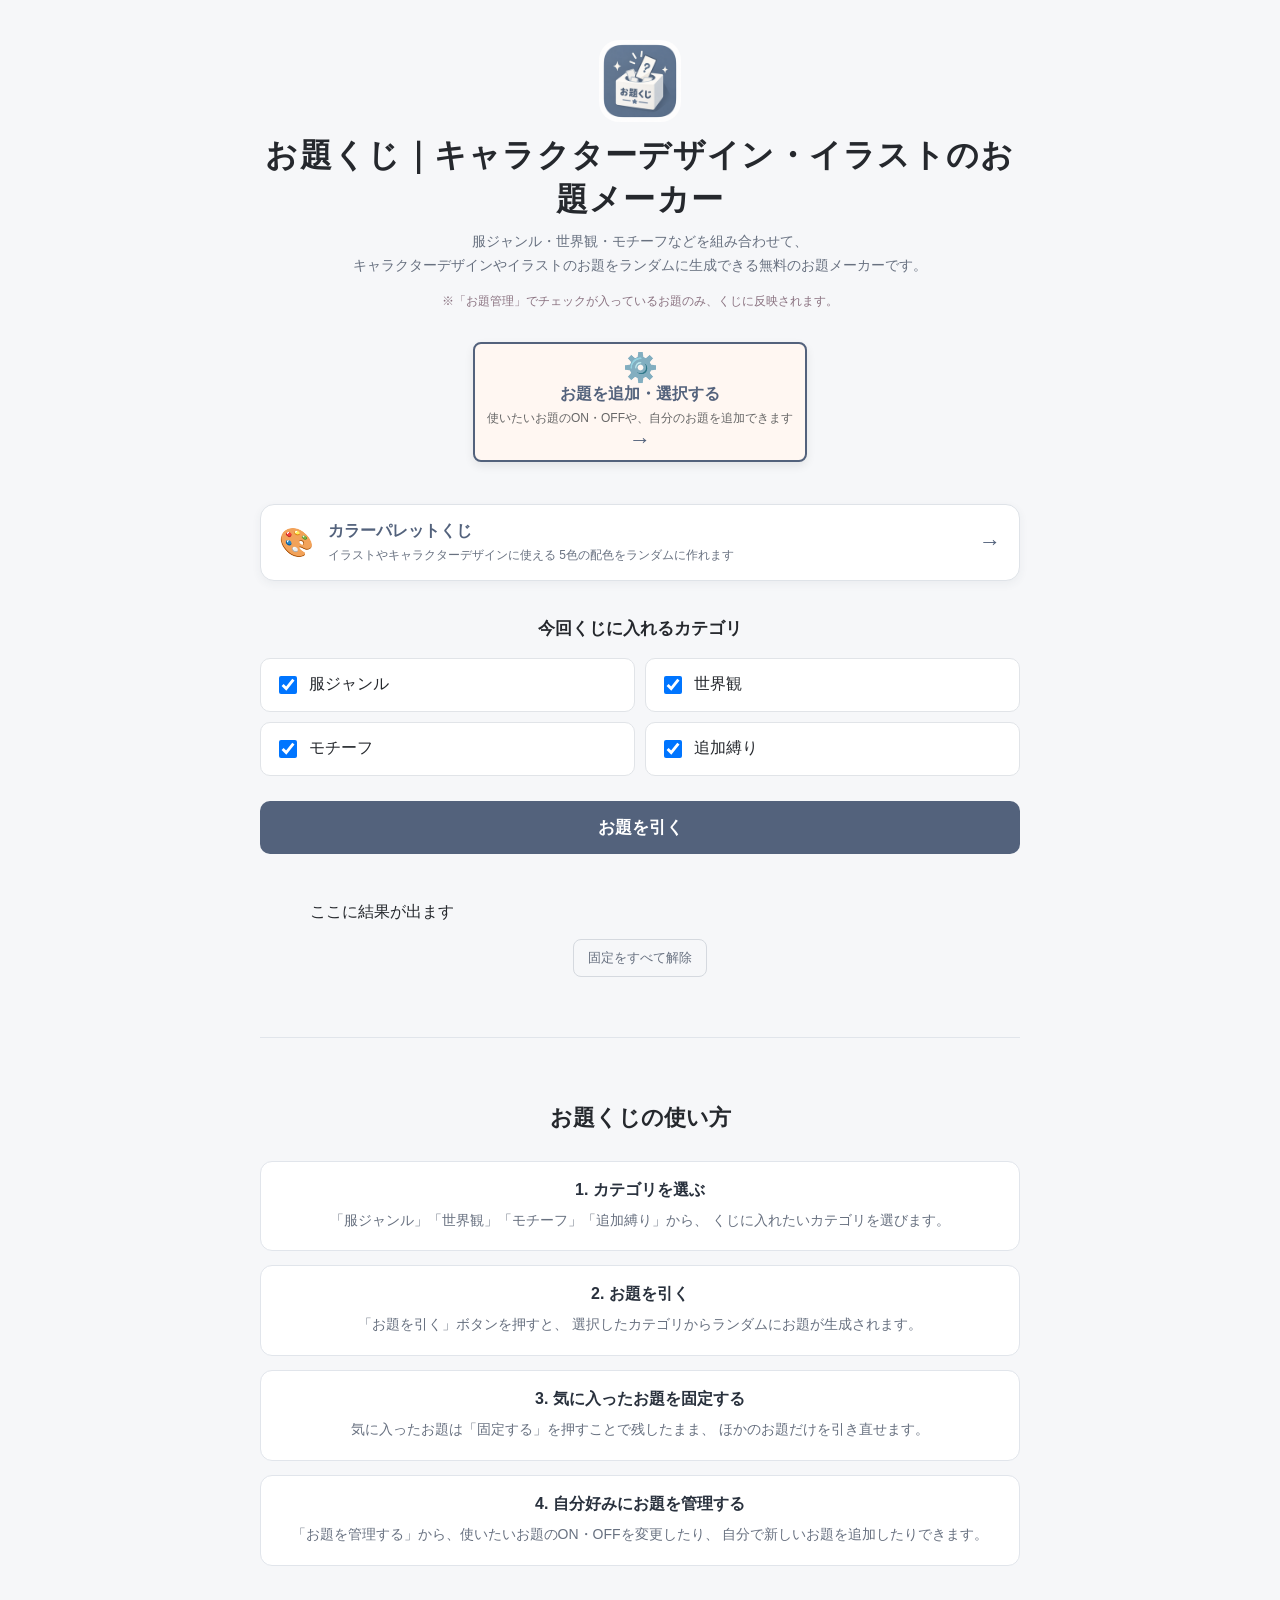
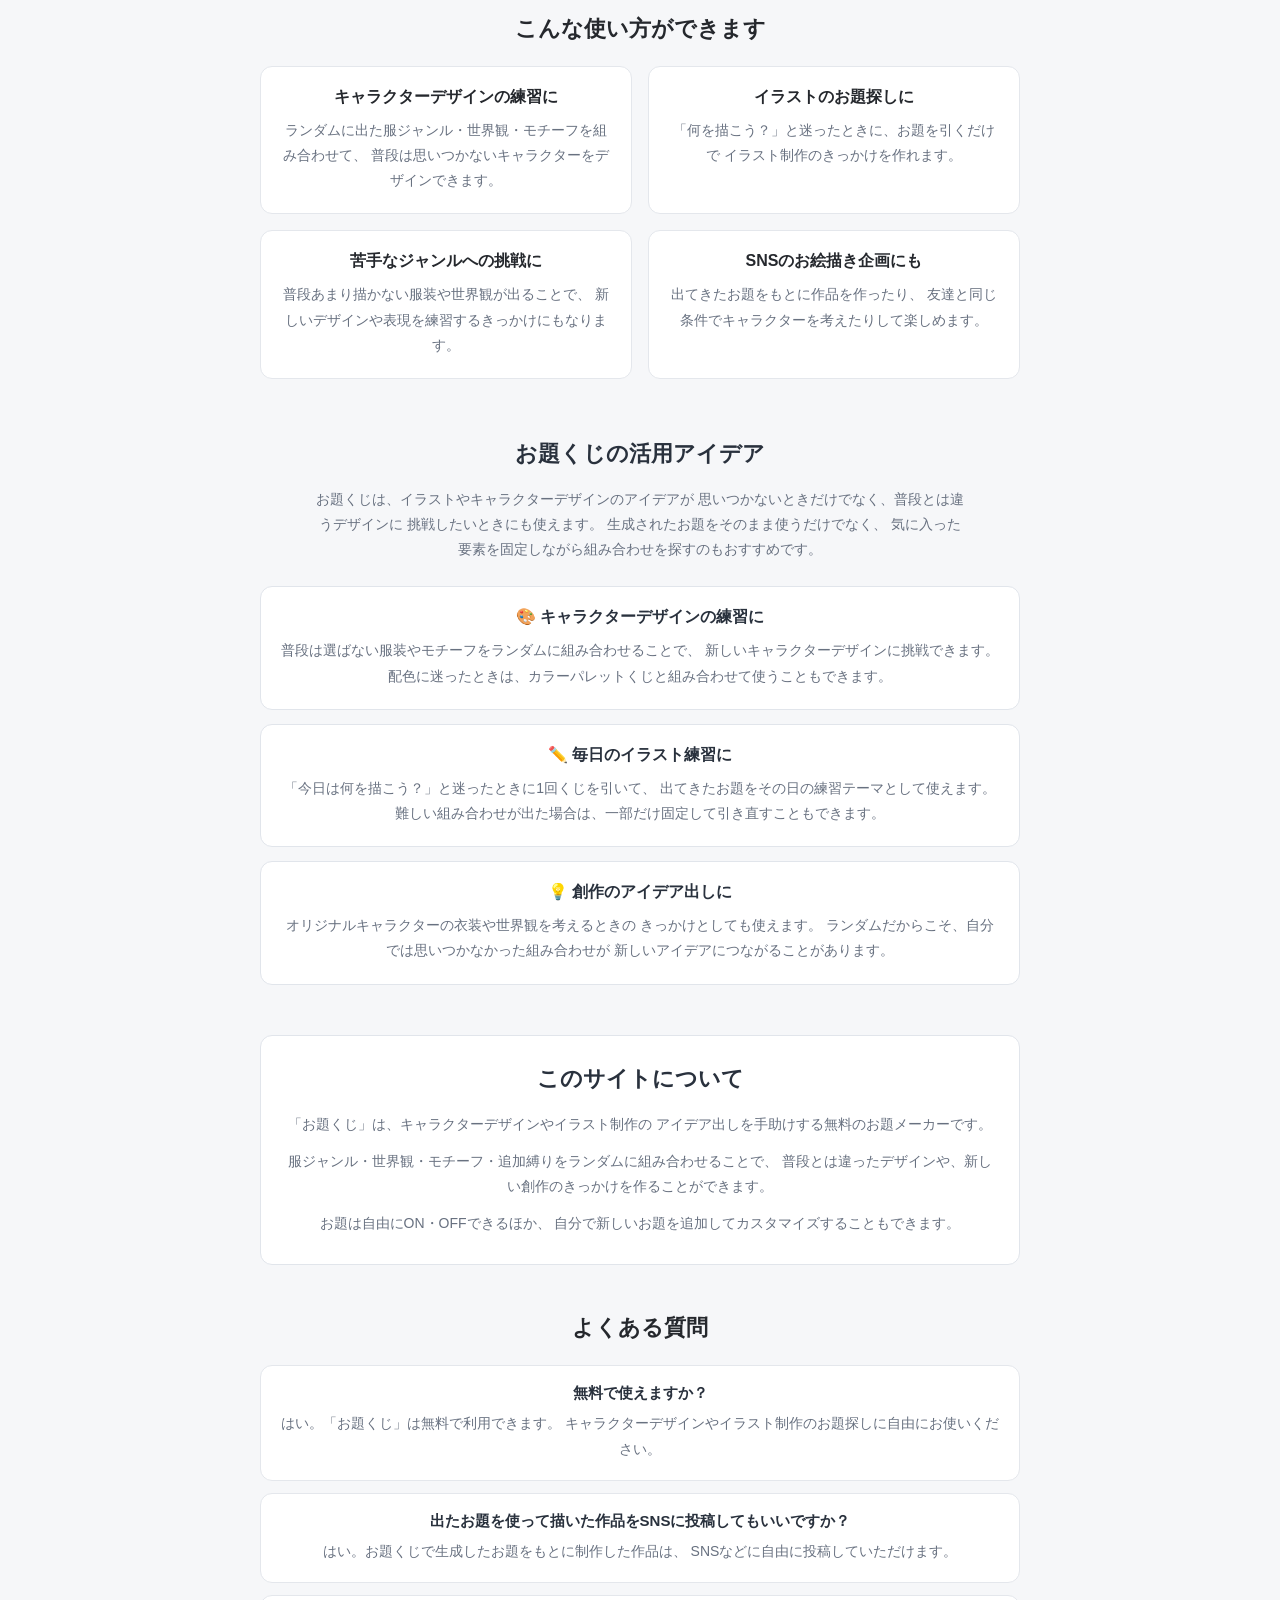
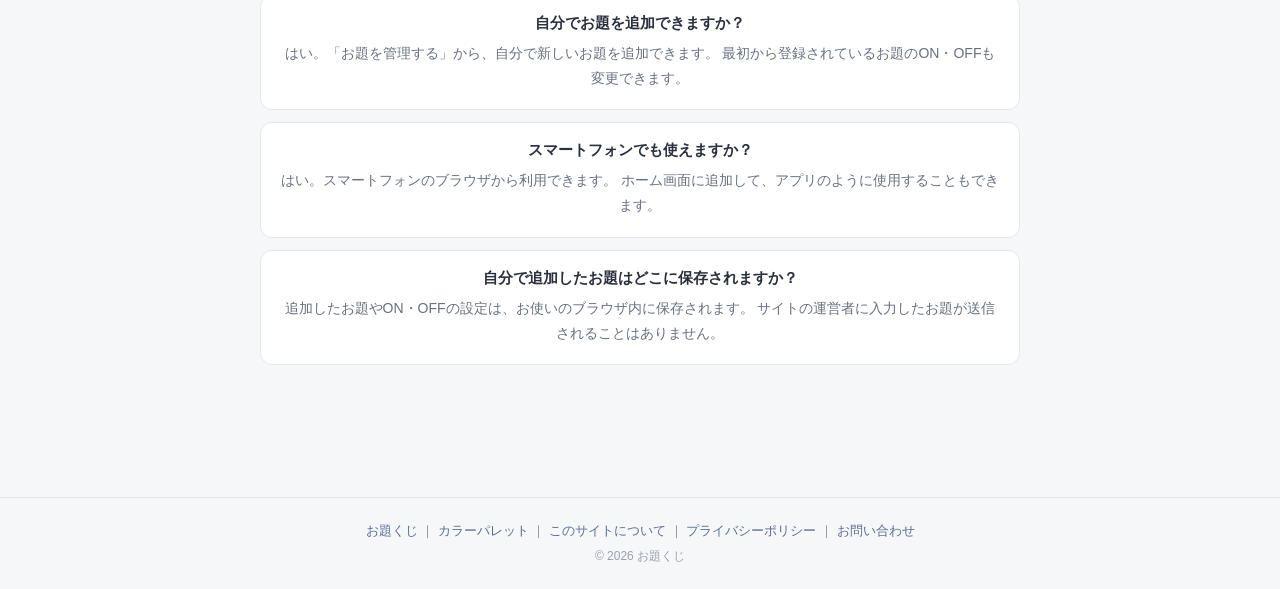
<file: index.html>
<!DOCTYPE html>
<html lang="ja">

<head>
    <meta charset="UTF-8">
    <meta name="viewport" content="width=device-width, initial-scale=1.0">

    <meta name="google-site-verification" content="ZDoBRq2mcyKMEl9t4dw1jXiShX_sP8En4dAqdlASl34" />

    <title>お題くじ｜キャラクターデザイン・イラストのお題メーカー</title>
    <link rel="stylesheet" href="style.css">
    <link rel="manifest" href="manifest.json">
    <link rel="icon" type="image/png" href="./icons/icon-192.png">

    <meta name="theme-color" content="#53627c">

    <meta name="description" content="服ジャンル・世界観・モチーフ・追加縛りをランダムに組み合わせて、キャラクターデザインやイラストのお題を作れる無料のお題メーカーです。">
    <meta name="robots" content="index, follow">

    <meta name="google-adsense-account" content="ca-pub-1020374554771533">

    <script async src="https://pagead2.googlesyndication.com/pagead/js/adsbygoogle.js?client=ca-pub-1020374554771533"
        crossorigin="anonymous"></script>
</head>

<body>

    <main class="container">
        <header class="app-header">

            <img src="./icons/icon-192.png" alt="お題くじ" class="app-logo">

            <div class="app-title-area">
                <h1>お題くじ｜キャラクターデザイン・イラストのお題メーカー</h1>

                <p class="app-description">
                    服ジャンル・世界観・モチーフなどを組み合わせて、<br>
                    キャラクターデザインやイラストのお題をランダムに生成できる無料のお題メーカーです。
                </p>

                <p class="app-note">
                    ※「お題管理」でチェックが入っているお題のみ、くじに反映されます。
                </p>
            </div>

            <a href="manage.html" class="manage-link">
                <span class="manage-icon">⚙️</span>
                <span class="manage-text">
                    <strong>お題を追加・選択する</strong>
                    <small>使いたいお題のON・OFFや、自分のお題を追加できます</small>
                </span>
                <span class="manage-arrow">→</span>
            </a>

            <a href="palette.html" class="palette-link">
                <span class="palette-link-icon">🎨</span>

                <span class="palette-link-text">
                    <strong>カラーパレットくじ</strong>
                    <small>
                        イラストやキャラクターデザインに使える
                        5色の配色をランダムに作れます
                    </small>
                </span>

                <span class="palette-link-arrow">→</span>
            </a>

        </header>

        <section class="draw-area">

            <h2>今回くじに入れるカテゴリ</h2>

            <div class="category-checks">

                <label>
                    <input type="checkbox" class="draw-category" value="fashion" checked>
                    服ジャンル
                </label>

                <label>
                    <input type="checkbox" class="draw-category" value="world" checked>
                    世界観
                </label>

                <label>
                    <input type="checkbox" class="draw-category" value="motif" checked>
                    モチーフ
                </label>

                <label>
                    <input type="checkbox" class="draw-category" value="rule" checked>
                    追加縛り
                </label>

            </div>

            <button id="drawButton">お題を引く</button>

            <div id="result">
                ここに結果が出ます
            </div>

            <button id="unlockAllButton">
                固定をすべて解除
            </button>

            <section class="how-to-use">
                <h2>お題くじの使い方</h2>

                <div class="how-to-step">
                    <h3>1. カテゴリを選ぶ</h3>
                    <p>
                        「服ジャンル」「世界観」「モチーフ」「追加縛り」から、
                        くじに入れたいカテゴリを選びます。
                    </p>
                </div>

                <div class="how-to-step">
                    <h3>2. お題を引く</h3>
                    <p>
                        「お題を引く」ボタンを押すと、
                        選択したカテゴリからランダムにお題が生成されます。
                    </p>
                </div>

                <div class="how-to-step">
                    <h3>3. 気に入ったお題を固定する</h3>
                    <p>
                        気に入ったお題は「固定する」を押すことで残したまま、
                        ほかのお題だけを引き直せます。
                    </p>
                </div>

                <div class="how-to-step">
                    <h3>4. 自分好みにお題を管理する</h3>
                    <p>
                        「お題を管理する」から、使いたいお題のON・OFFを変更したり、
                        自分で新しいお題を追加したりできます。
                    </p>
                </div>

                <section class="use-cases">
                    <h2>こんな使い方ができます</h2>

                    <div class="use-case-list">
                        <div class="use-case-card">
                            <h3>キャラクターデザインの練習に</h3>
                            <p>
                                ランダムに出た服ジャンル・世界観・モチーフを組み合わせて、
                                普段は思いつかないキャラクターをデザインできます。
                            </p>
                        </div>

                        <div class="use-case-card">
                            <h3>イラストのお題探しに</h3>
                            <p>
                                「何を描こう？」と迷ったときに、お題を引くだけで
                                イラスト制作のきっかけを作れます。
                            </p>
                        </div>

                        <div class="use-case-card">
                            <h3>苦手なジャンルへの挑戦に</h3>
                            <p>
                                普段あまり描かない服装や世界観が出ることで、
                                新しいデザインや表現を練習するきっかけにもなります。
                            </p>
                        </div>

                        <div class="use-case-card">
                            <h3>SNSのお絵描き企画にも</h3>
                            <p>
                                出てきたお題をもとに作品を作ったり、
                                友達と同じ条件でキャラクターを考えたりして楽しめます。
                            </p>
                        </div>
                    </div>
                </section>

                <section class="idea-examples">
                    <h2>お題くじの活用アイデア</h2>

                    <p class="idea-examples-intro">
                        お題くじは、イラストやキャラクターデザインのアイデアが
                        思いつかないときだけでなく、普段とは違うデザインに
                        挑戦したいときにも使えます。
                        生成されたお題をそのまま使うだけでなく、
                        気に入った要素を固定しながら組み合わせを探すのもおすすめです。
                    </p>

                    <div class="idea-example-card">
                        <h3>🎨 キャラクターデザインの練習に</h3>
                        <p>
                            普段は選ばない服装やモチーフをランダムに組み合わせることで、
                            新しいキャラクターデザインに挑戦できます。
                            配色に迷ったときは、カラーパレットくじと組み合わせて使うこともできます。
                        </p>
                    </div>

                    <div class="idea-example-card">
                        <h3>✏️ 毎日のイラスト練習に</h3>
                        <p>
                            「今日は何を描こう？」と迷ったときに1回くじを引いて、
                            出てきたお題をその日の練習テーマとして使えます。
                            難しい組み合わせが出た場合は、一部だけ固定して引き直すこともできます。
                        </p>
                    </div>

                    <div class="idea-example-card">
                        <h3>💡 創作のアイデア出しに</h3>
                        <p>
                            オリジナルキャラクターの衣装や世界観を考えるときの
                            きっかけとしても使えます。
                            ランダムだからこそ、自分では思いつかなかった組み合わせが
                            新しいアイデアにつながることがあります。
                        </p>
                    </div>
                </section>

                <section class="about-site">
                    <h2>このサイトについて</h2>

                    <p>
                        「お題くじ」は、キャラクターデザインやイラスト制作の
                        アイデア出しを手助けする無料のお題メーカーです。
                    </p>

                    <p>
                        服ジャンル・世界観・モチーフ・追加縛りをランダムに組み合わせることで、
                        普段とは違ったデザインや、新しい創作のきっかけを作ることができます。
                    </p>

                    <p>
                        お題は自由にON・OFFできるほか、
                        自分で新しいお題を追加してカスタマイズすることもできます。
                    </p>
                </section>

                <section class="faq-section">
                    <h2>よくある質問</h2>

                    <div class="faq-item">
                        <h3>無料で使えますか？</h3>
                        <p>
                            はい。「お題くじ」は無料で利用できます。
                            キャラクターデザインやイラスト制作のお題探しに自由にお使いください。
                        </p>
                    </div>

                    <div class="faq-item">
                        <h3>出たお題を使って描いた作品をSNSに投稿してもいいですか？</h3>
                        <p>
                            はい。お題くじで生成したお題をもとに制作した作品は、
                            SNSなどに自由に投稿していただけます。
                        </p>
                    </div>

                    <div class="faq-item">
                        <h3>自分でお題を追加できますか？</h3>
                        <p>
                            はい。「お題を管理する」から、自分で新しいお題を追加できます。
                            最初から登録されているお題のON・OFFも変更できます。
                        </p>
                    </div>

                    <div class="faq-item">
                        <h3>スマートフォンでも使えますか？</h3>
                        <p>
                            はい。スマートフォンのブラウザから利用できます。
                            ホーム画面に追加して、アプリのように使用することもできます。
                        </p>
                    </div>

                    <div class="faq-item">
                        <h3>自分で追加したお題はどこに保存されますか？</h3>
                        <p>
                            追加したお題やON・OFFの設定は、お使いのブラウザ内に保存されます。
                            サイトの運営者に入力したお題が送信されることはありません。
                        </p>
                    </div>
                </section>

            </section>
    </main>

    <footer class="site-footer">

        <nav class="footer-nav" aria-label="フッターナビゲーション">
            <a href="index.html">お題くじ</a>
            <span>｜</span>

            <a href="palette.html">カラーパレット</a>
            <span>｜</span>

            <a href="about.html">このサイトについて</a>
            <span>｜</span>

            <a href="privacy.html">プライバシーポリシー</a>
            <span>｜</span>

            <a href="contact.html">お問い合わせ</a>
        </nav>

        <p class="copyright">
            © 2026 お題くじ
        </p>

    </footer>

    <script src="themes.js"></script>
    <script src="script.js"></script>
</body>

</html>
</file>
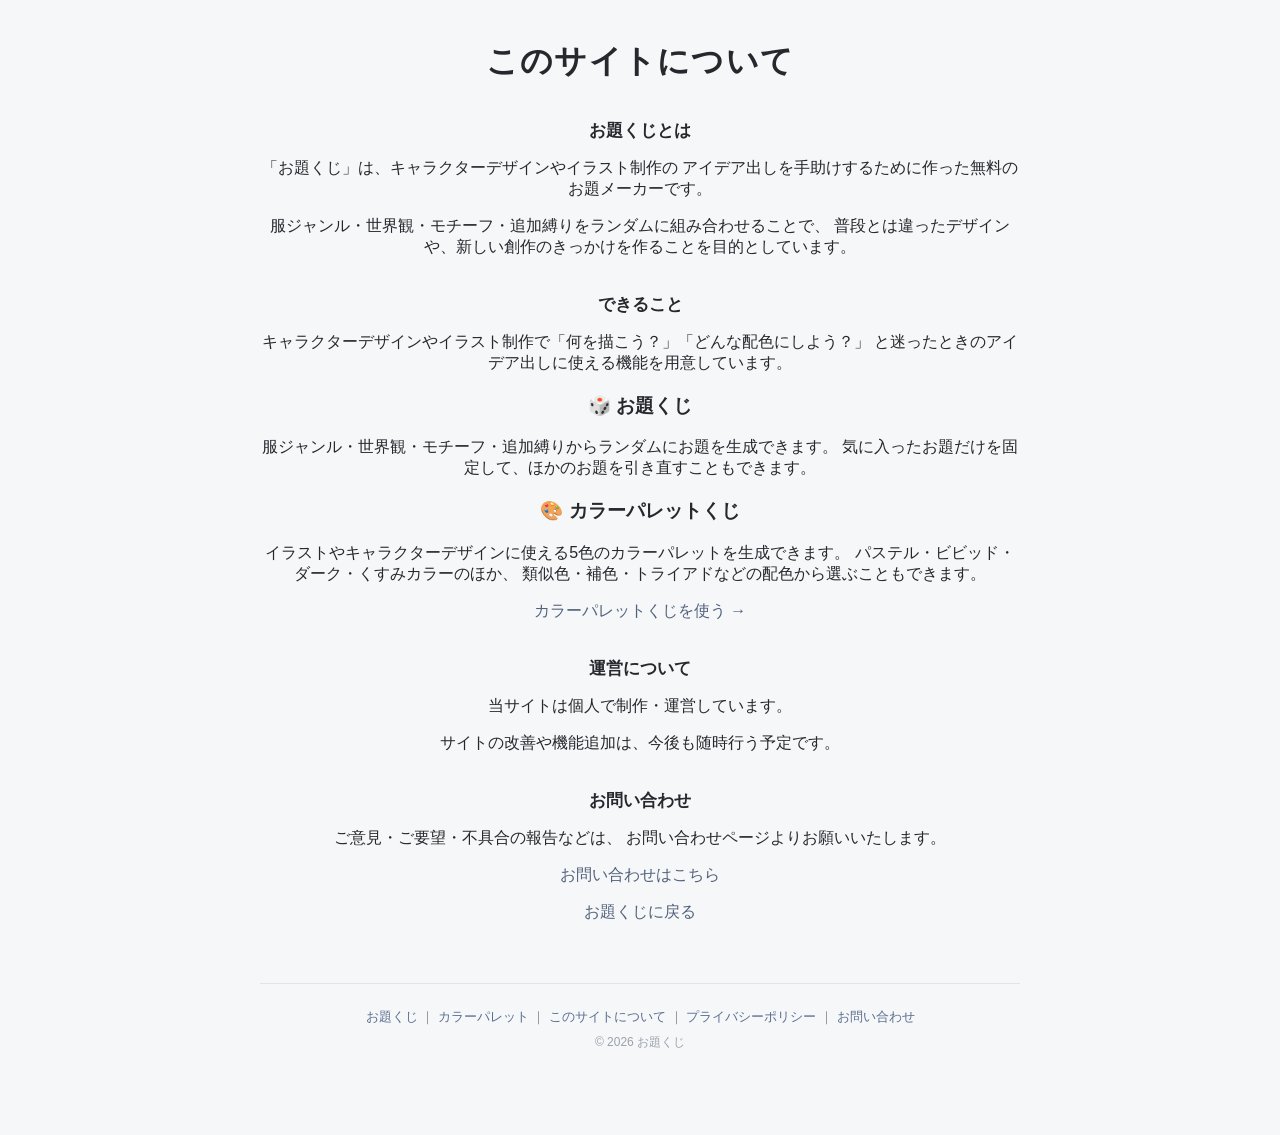
<file: about.html>
<!DOCTYPE html>
<html lang="ja">

<head>
  <meta charset="UTF-8">
  <meta name="viewport" content="width=device-width, initial-scale=1.0">

  <title>このサイトについて | お題くじ</title>

  <link rel="stylesheet" href="style.css">
  <link rel="icon" type="image/png" href="./icons/icon-192.png">

  <meta name="robots" content="index, follow">
</head>

<body>

  <main class="container">

    <section class="about-page">

      <h1>このサイトについて</h1>

      <h2>お題くじとは</h2>
      <p>
        「お題くじ」は、キャラクターデザインやイラスト制作の
        アイデア出しを手助けするために作った無料のお題メーカーです。
      </p>

      <p>
        服ジャンル・世界観・モチーフ・追加縛りをランダムに組み合わせることで、
        普段とは違ったデザインや、新しい創作のきっかけを作ることを目的としています。
      </p>

      <h2>できること</h2>

      <p>
        キャラクターデザインやイラスト制作で「何を描こう？」「どんな配色にしよう？」
        と迷ったときのアイデア出しに使える機能を用意しています。
      </p>

      <h3>🎲 お題くじ</h3>

      <p>
        服ジャンル・世界観・モチーフ・追加縛りからランダムにお題を生成できます。
        気に入ったお題だけを固定して、ほかのお題を引き直すこともできます。
      </p>

      <h3>🎨 カラーパレットくじ</h3>

      <p>
        イラストやキャラクターデザインに使える5色のカラーパレットを生成できます。
        パステル・ビビッド・ダーク・くすみカラーのほか、
        類似色・補色・トライアドなどの配色から選ぶこともできます。
      </p>

      <p>
        <a href="palette.html">カラーパレットくじを使う →</a>
      </p>

      <h2>運営について</h2>
      <p>
        当サイトは個人で制作・運営しています。
      </p>

      <p>
        サイトの改善や機能追加は、今後も随時行う予定です。
      </p>

      <h2>お問い合わせ</h2>
      <p>
        ご意見・ご要望・不具合の報告などは、
        お問い合わせページよりお願いいたします。
      </p>

      <p>
        <a href="contact.html">お問い合わせはこちら</a>
      </p>

      <p>
        <a href="index.html">お題くじに戻る</a>
      </p>

    </section>

    <footer class="site-footer">

      <nav class="footer-nav" aria-label="フッターナビゲーション">
        <a href="index.html">お題くじ</a>
        <span>｜</span>

        <a href="palette.html">カラーパレット</a>
        <span>｜</span>

        <a href="about.html">このサイトについて</a>
        <span>｜</span>

        <a href="privacy.html">プライバシーポリシー</a>
        <span>｜</span>

        <a href="contact.html">お問い合わせ</a>
      </nav>

      <p class="copyright">
        © 2026 お題くじ
      </p>

    </footer>
  </main>

</body>

</html>
</file>
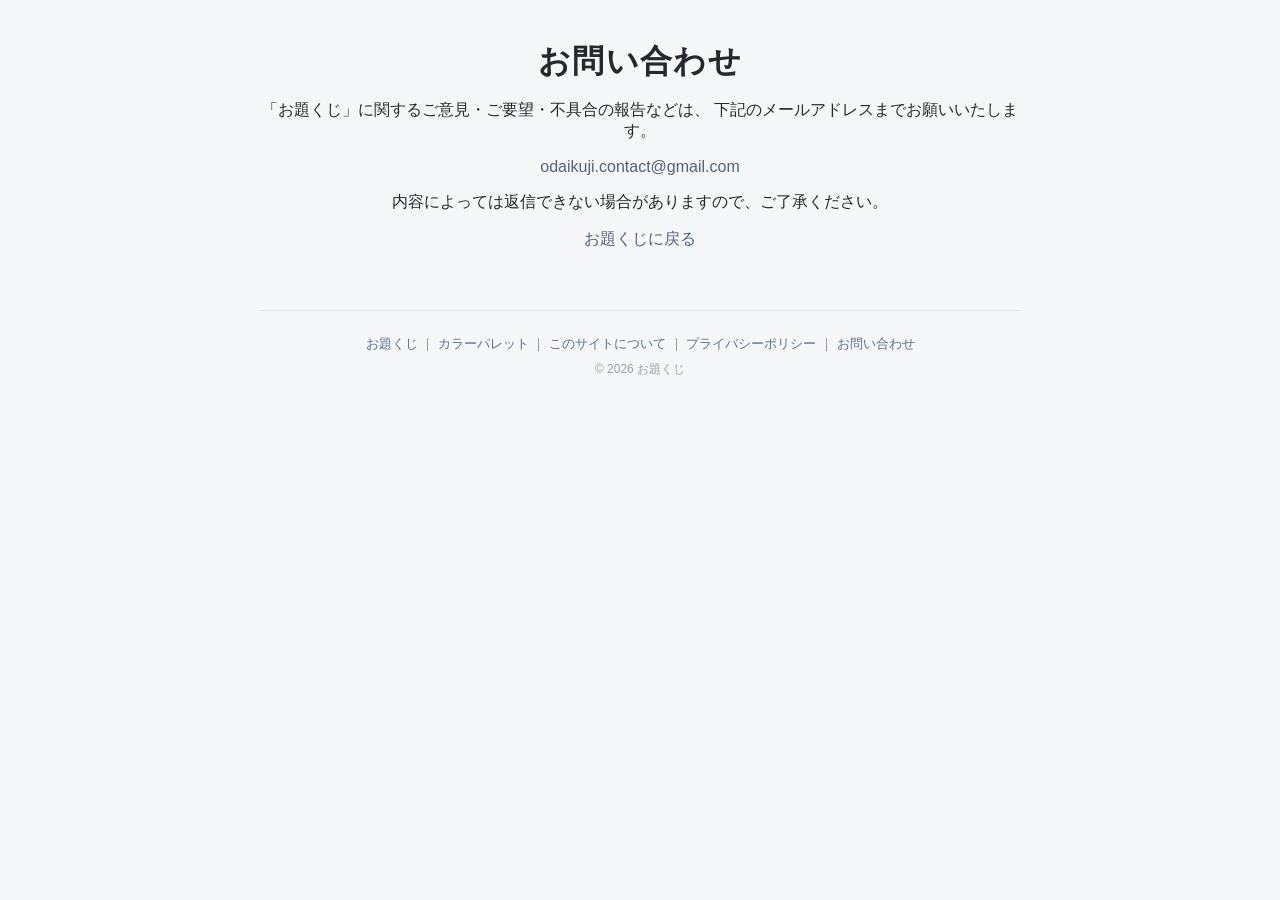
<file: contact.html>
<!DOCTYPE html>
<html lang="ja">

<head>
  <meta charset="UTF-8">
  <meta name="viewport" content="width=device-width, initial-scale=1.0">

  <title>お問い合わせ | お題くじ</title>

  <link rel="stylesheet" href="style.css">
  <link rel="icon" type="image/png" href="./icons/icon-192.png">

  <meta name="robots" content="index, follow">
</head>

<body>

  <main class="container">

    <section class="contact-page">

      <h1>お問い合わせ</h1>

      <p>
        「お題くじ」に関するご意見・ご要望・不具合の報告などは、
        下記のメールアドレスまでお願いいたします。
      </p>

      <div class="contact-email">
        <a href="mailto:odaikuji.contact@gmail.com">
          odaikuji.contact@gmail.com
        </a>
      </div>

      <p class="contact-note">
        内容によっては返信できない場合がありますので、ご了承ください。
      </p>

      <p>
        <a href="index.html">お題くじに戻る</a>
      </p>

    </section>

    <footer class="site-footer">

  <nav class="footer-nav" aria-label="フッターナビゲーション">
    <a href="index.html">お題くじ</a>
    <span>｜</span>

    <a href="palette.html">カラーパレット</a>
    <span>｜</span>

    <a href="about.html">このサイトについて</a>
    <span>｜</span>

    <a href="privacy.html">プライバシーポリシー</a>
    <span>｜</span>

    <a href="contact.html">お問い合わせ</a>
  </nav>

  <p class="copyright">
    © 2026 お題くじ
  </p>

</footer>

  </main>

</body>

</html>
</file>
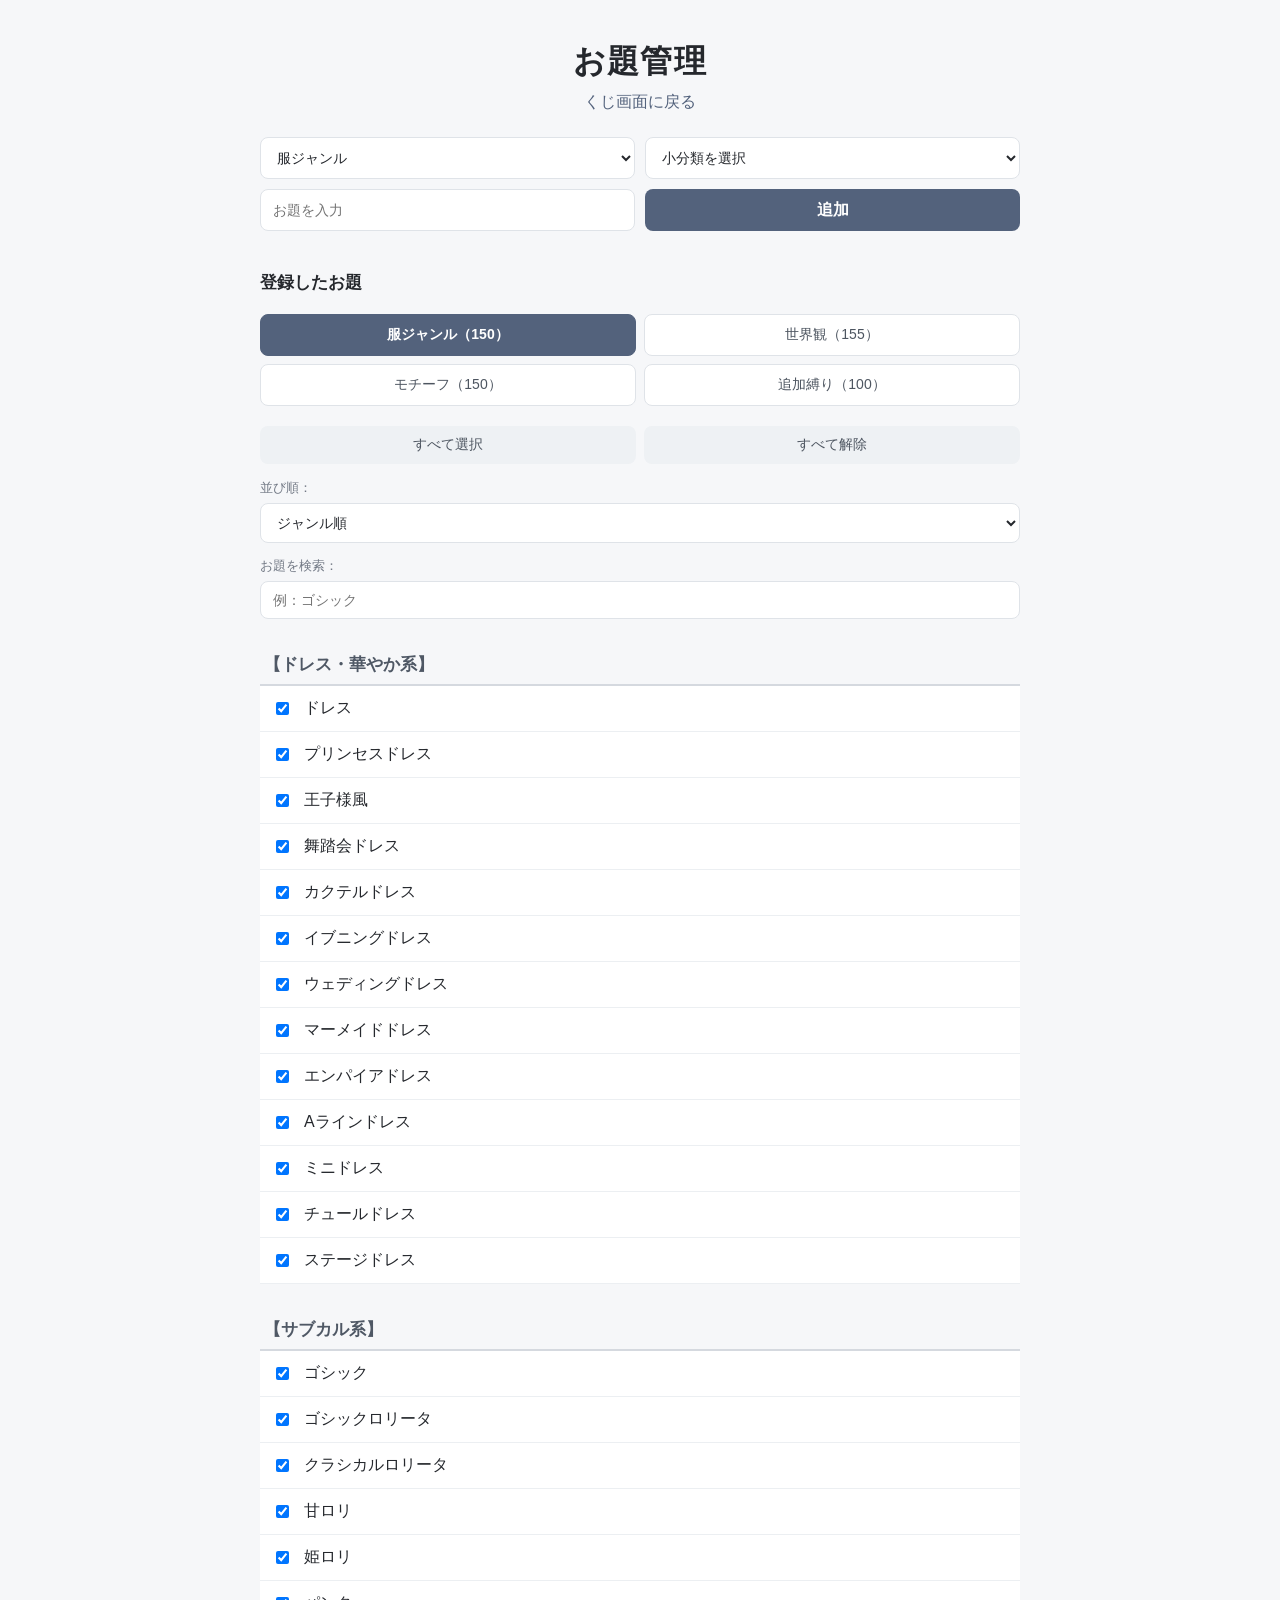
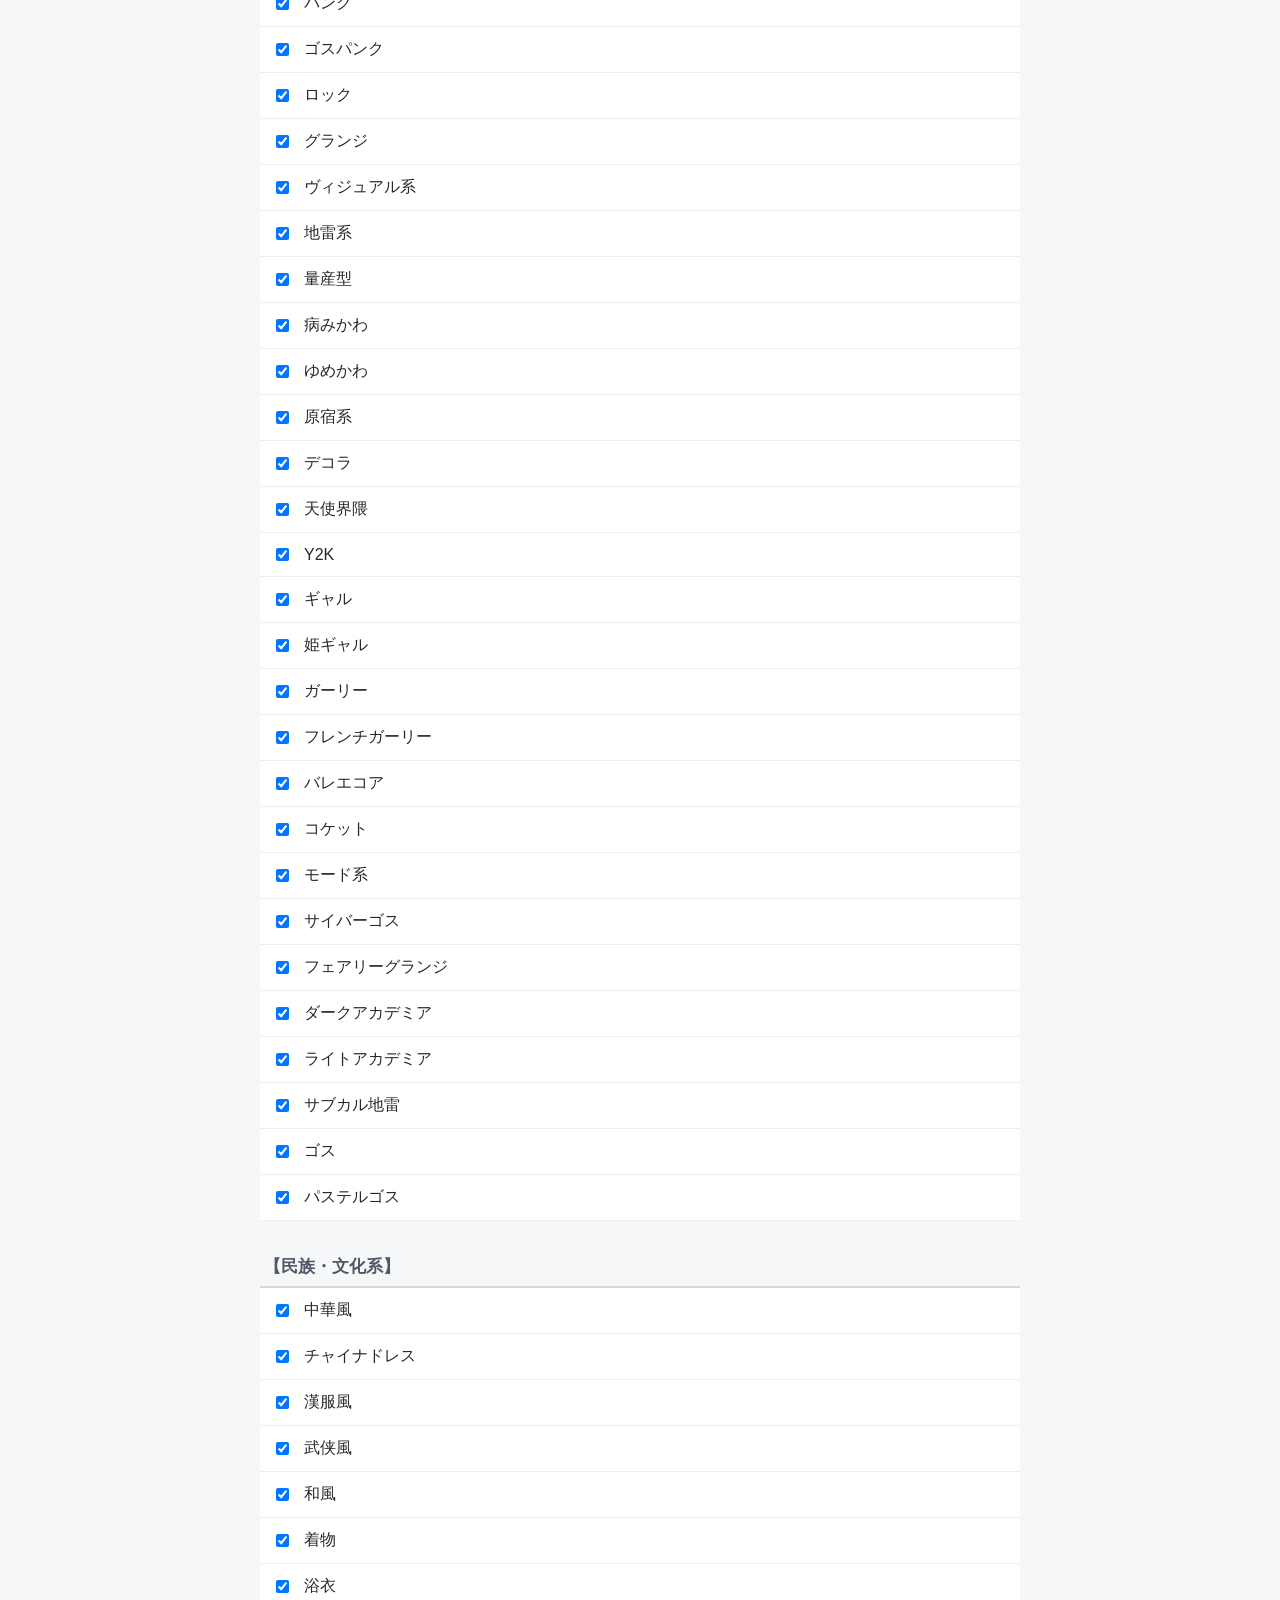
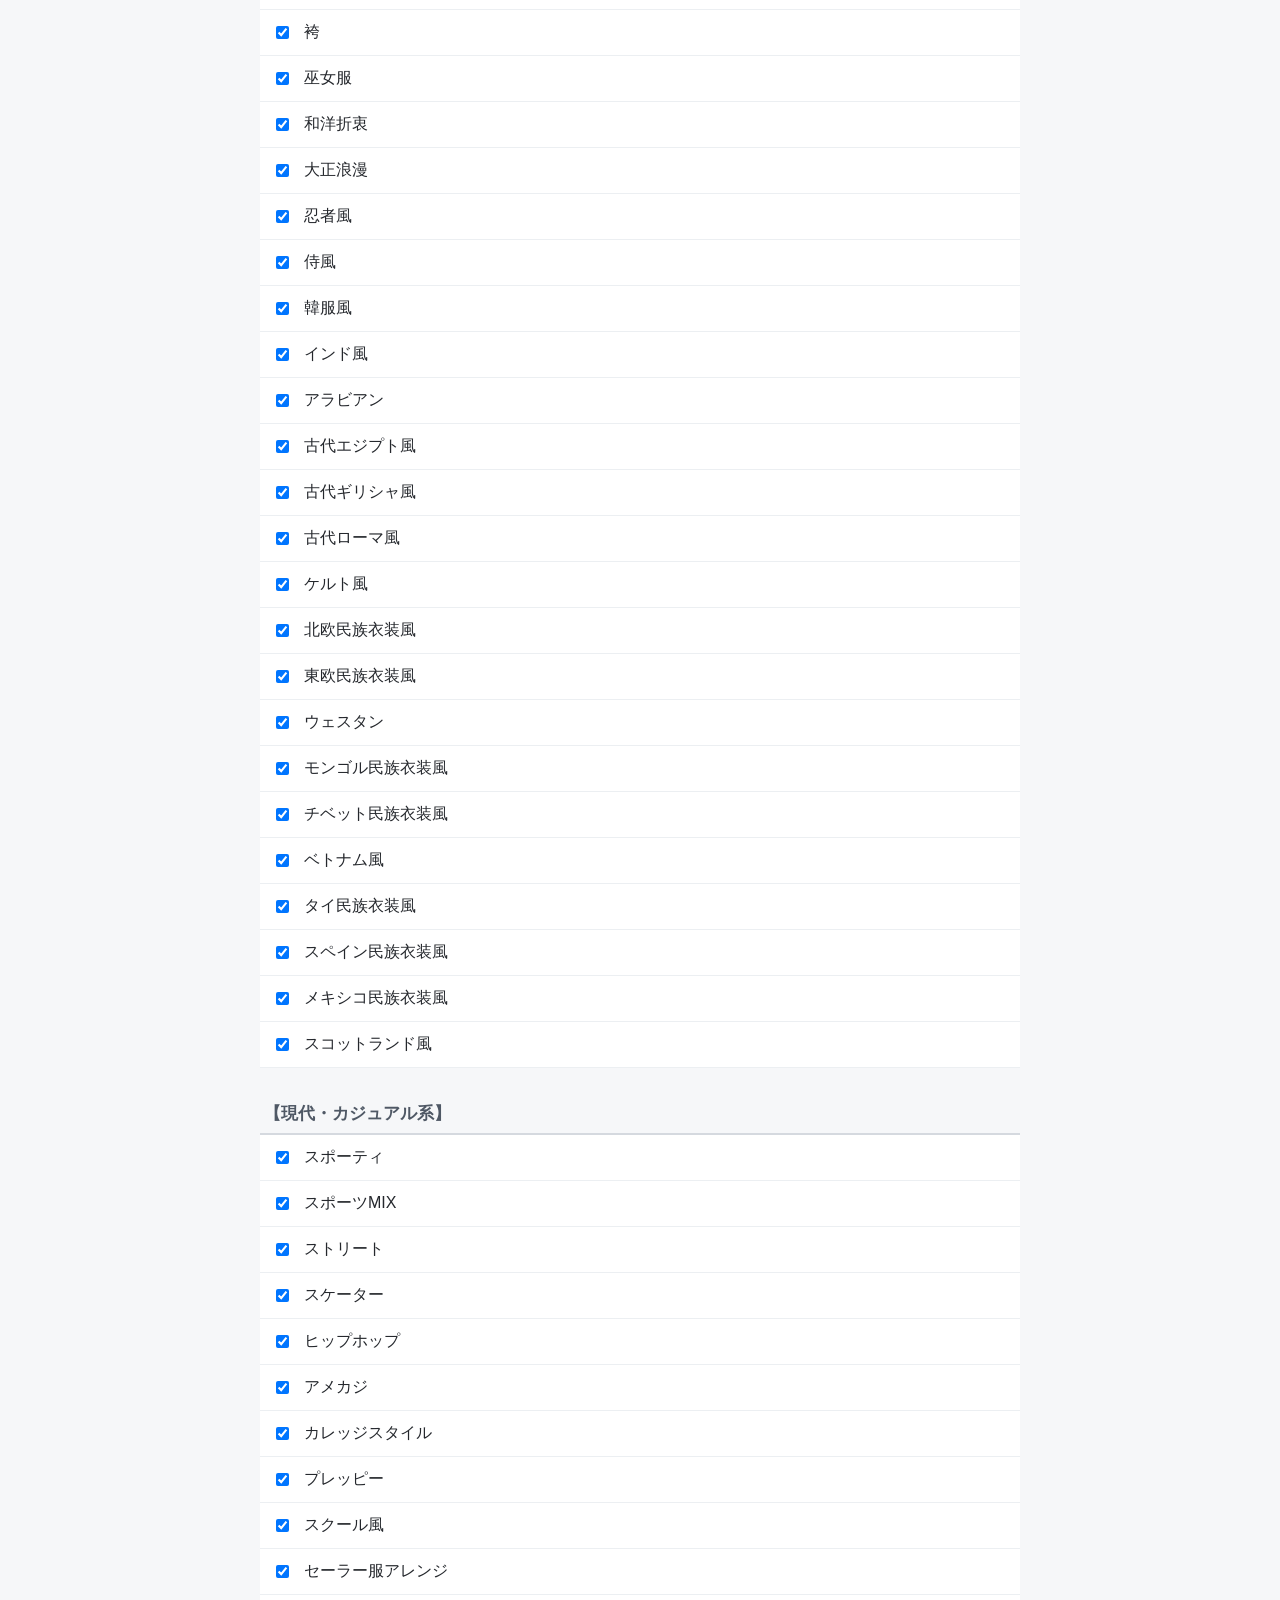
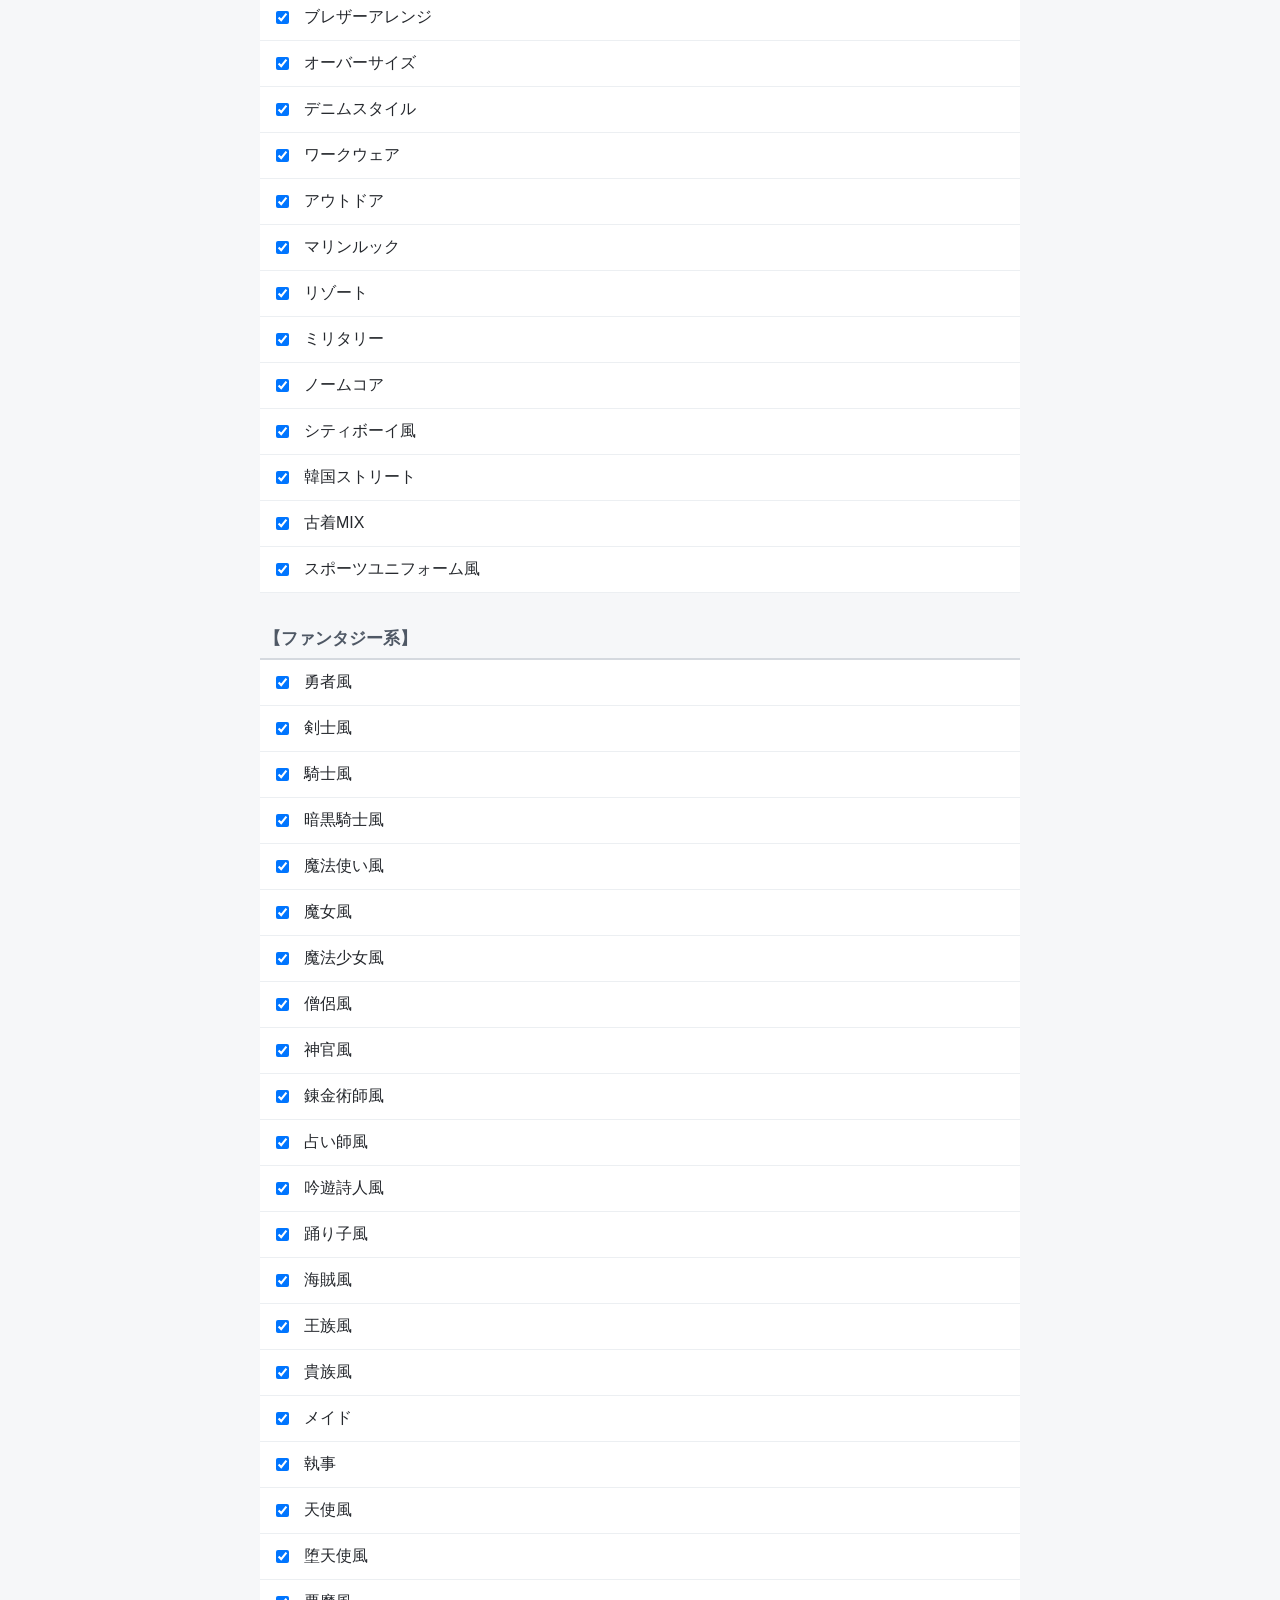
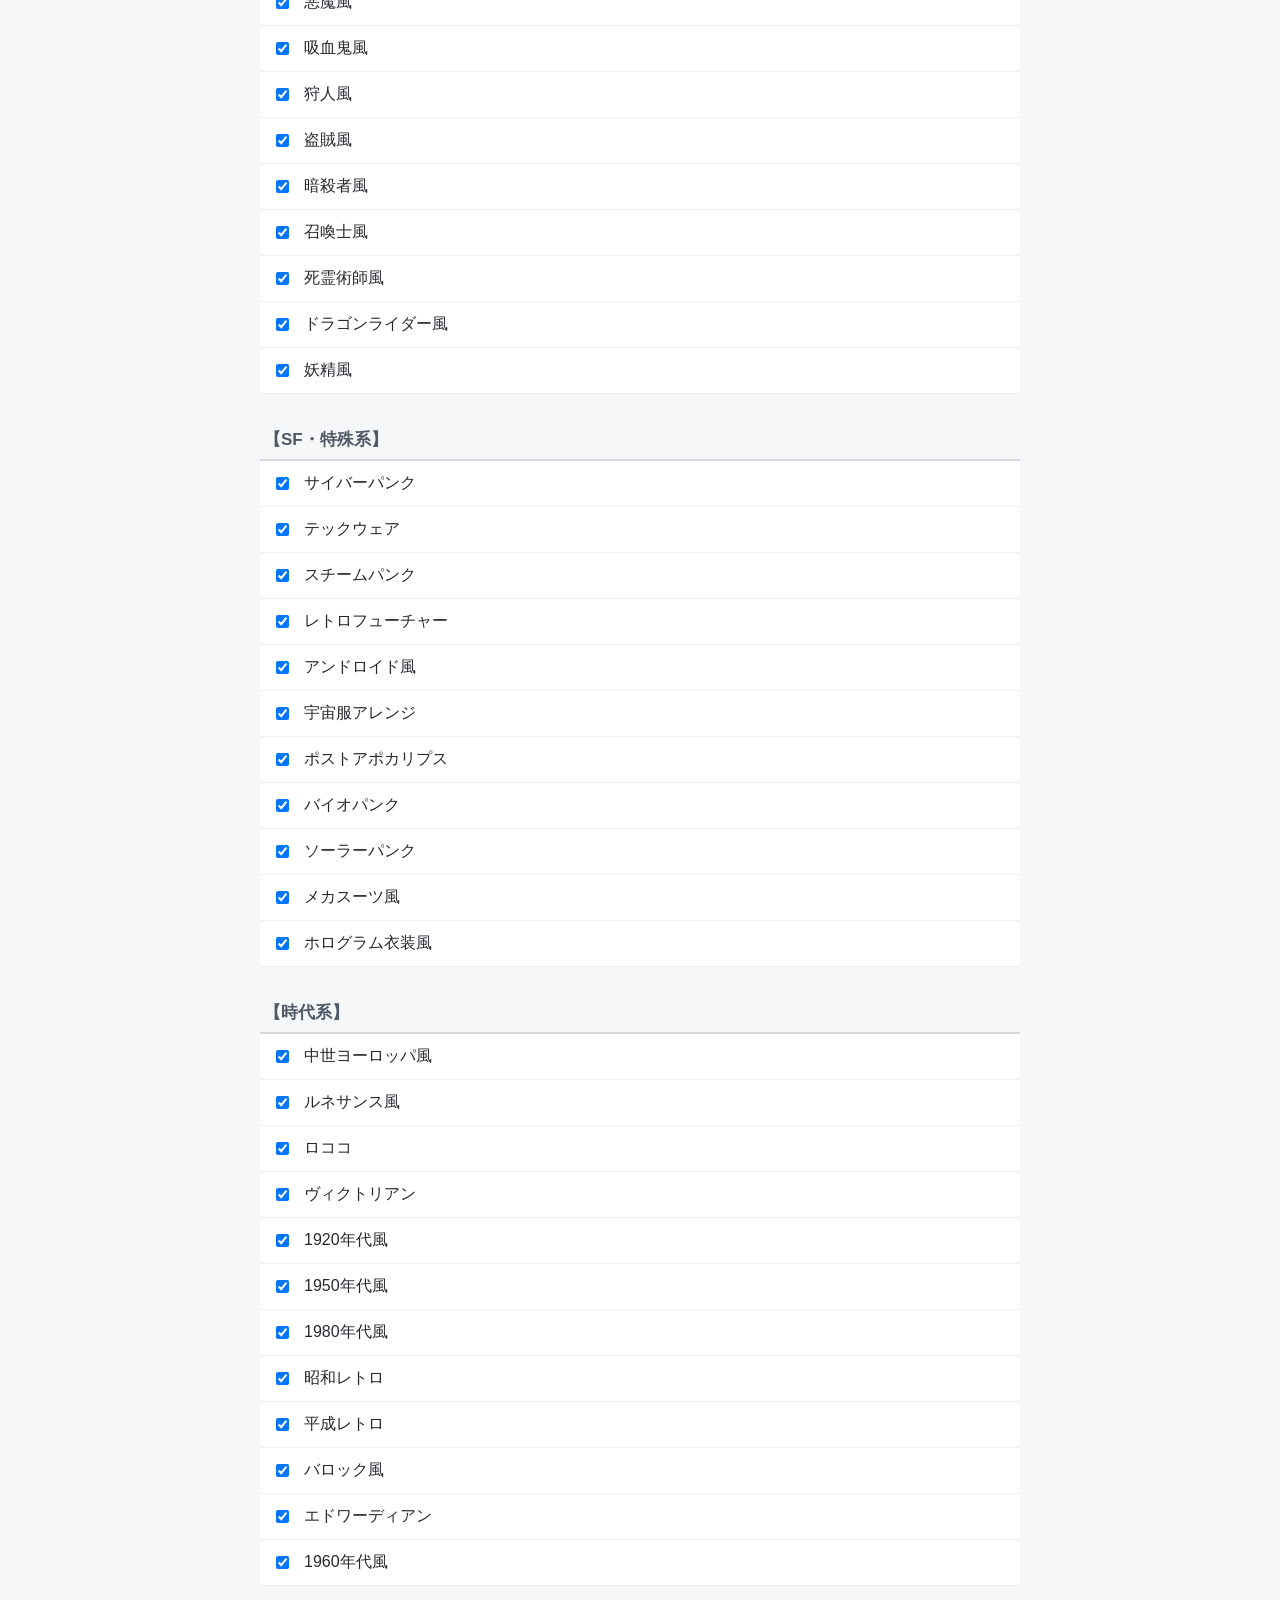
<file: manage.html>
<!DOCTYPE html>
<html lang="ja">

<head>
  <meta charset="UTF-8">
  <meta name="viewport" content="width=device-width, initial-scale=1.0">
  <title>お題管理</title>
  <link rel="stylesheet" href="style.css">
</head>

<body>

  <main class="container">

    <h1>お題管理</h1>

    <a href="index.html">くじ画面に戻る</a>

    <section class="add-area">

      <select id="categorySelect">
        <option value="fashion">服ジャンル</option>
        <option value="world">世界観</option>
        <option value="motif">モチーフ</option>
        <option value="rule">追加縛り</option>
      </select>

      <select id="subcategorySelect">
        <option value="">小分類を選択</option>
        <input type="text" id="newSubcategoryInput" placeholder="新しい小分類を入力" style="display: none;">
      </select>

      <input type="text" id="themeInput" placeholder="お題を入力">

      <button id="addButton">追加</button>

    </section>

    <section class="list-area">
      <h2>登録したお題</h2>

      <div class="category-tabs">
        <button class="category-tab" data-category="fashion">
          服ジャンル
        </button>

        <button class="category-tab" data-category="world">
          世界観
        </button>

        <button class="category-tab" data-category="motif">
          モチーフ
        </button>

        <button class="category-tab" data-category="rule">
          追加縛り
        </button>
      </div>

      <div class="select-buttons">
        <button id="selectAllButton">すべて選択</button>
        <button id="deselectAllButton">すべて解除</button>
      </div>

      <div class="sort-area">
        <label for="sortSelect">並び順：</label>

        <select id="sortSelect">
          <option value="default">ジャンル順</option>
          <option value="name">50音順</option>
        </select>
      </div>

      <div class="search-area">
        <label for="searchInput">お題を検索：</label>

        <input type="text" id="searchInput" placeholder="例：ゴシック">
      </div>

      <ul id="themeList"></ul>

    </section>

  </main>

  <script src="themes.js"></script>
  <script src="manage.js"></script>

</body>

</html>
</file>
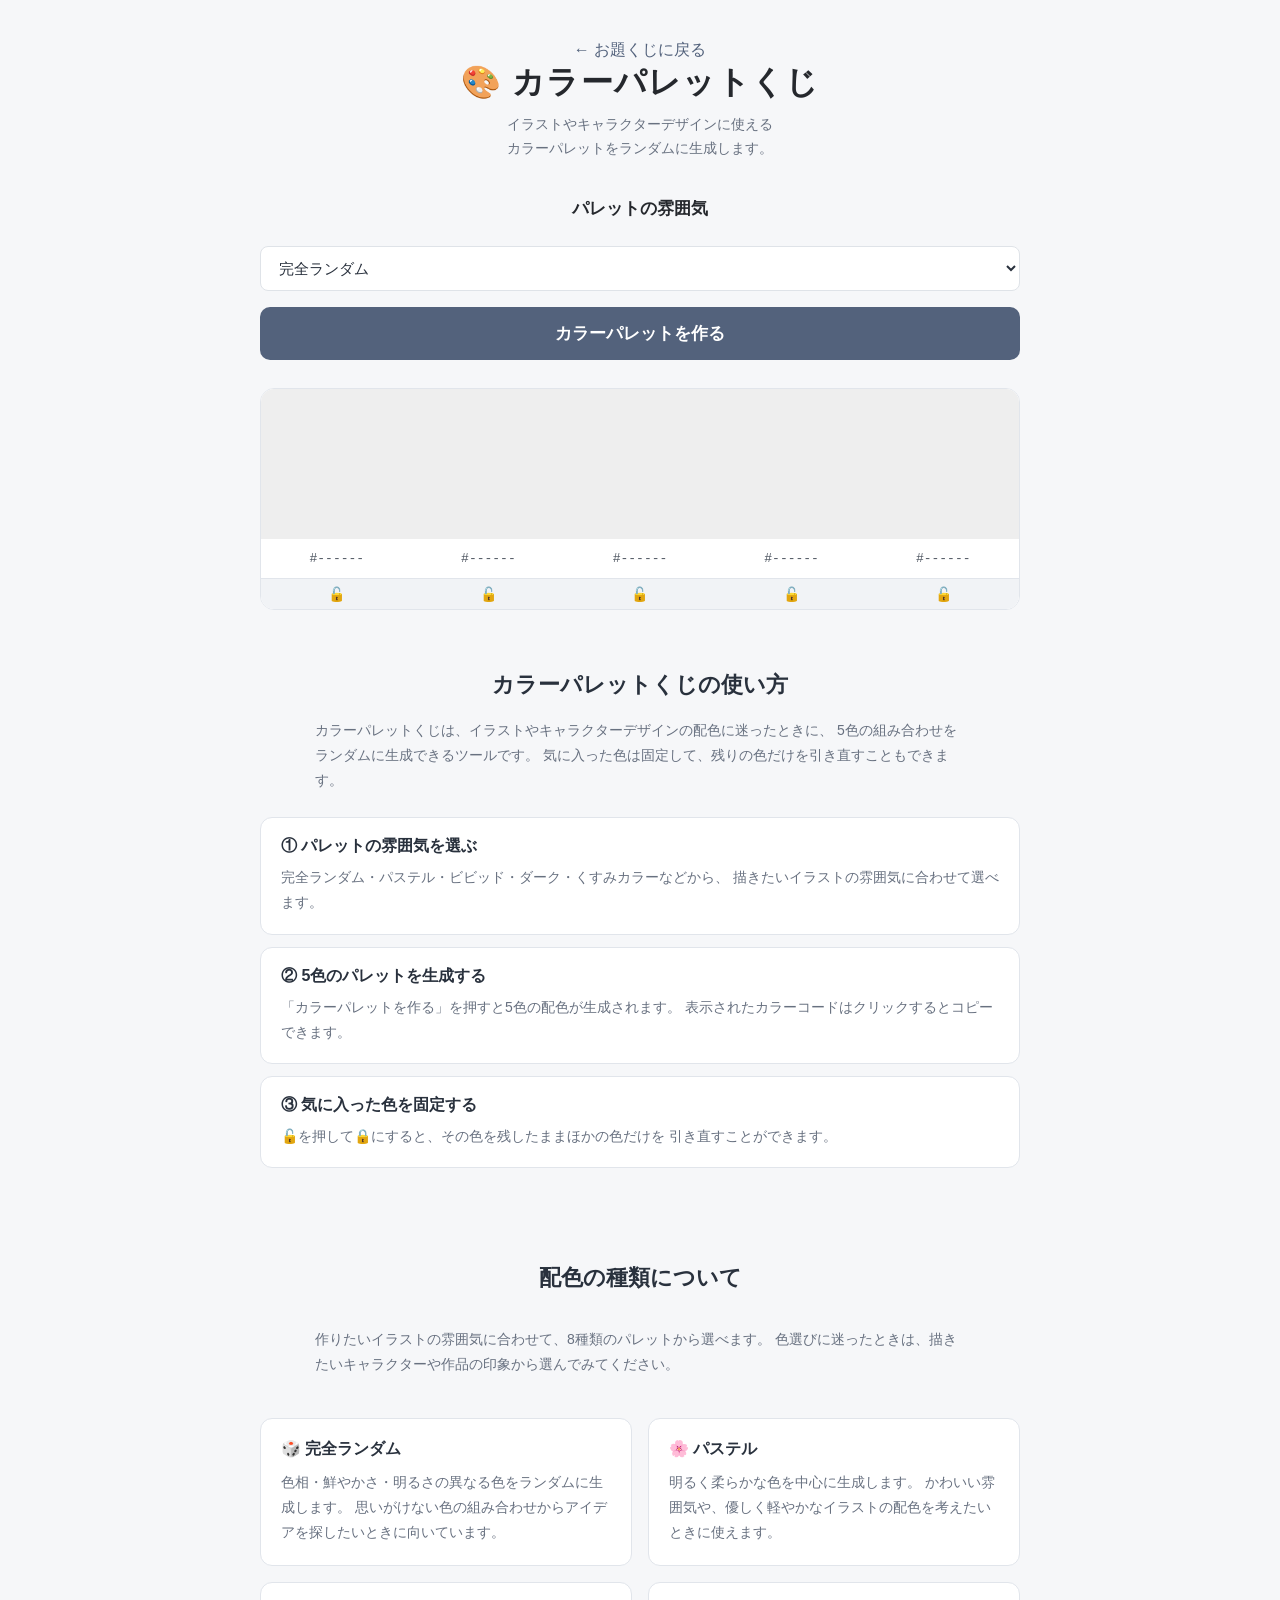
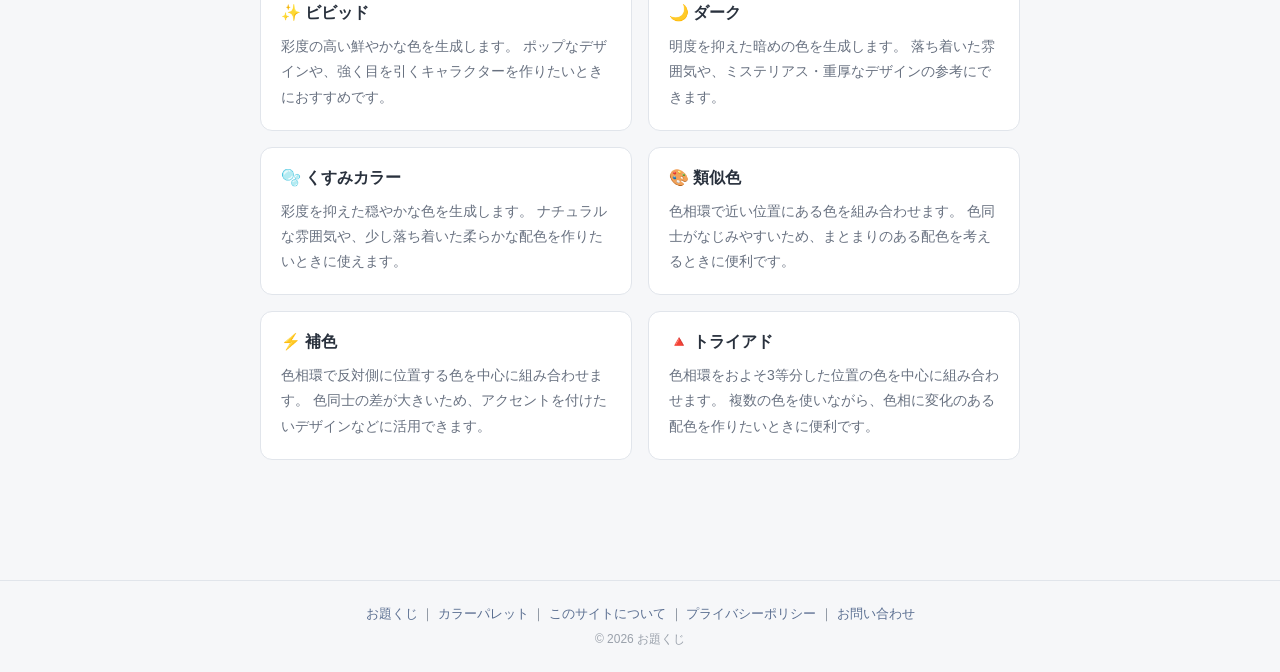
<file: palette.html>
<!DOCTYPE html>
<html lang="ja">

<head>
    <meta charset="UTF-8">
    <meta name="viewport" content="width=device-width, initial-scale=1.0">

    <title>カラーパレットくじ｜お題くじ</title>

    <link rel="stylesheet" href="style.css">
    <link rel="manifest" href="manifest.json">
    <link rel="icon" type="image/png" href="./icons/icon-192.png">

    <meta name="theme-color" content="#53627c">

    <meta name="description" content="イラストやキャラクターデザインに使える配色をランダムに生成できる無料カラーパレットくじです。">
</head>

<body>

    <main class="container">

        <header class="app-header">

            <a href="index.html">← お題くじに戻る</a>

            <div class="app-title-area">
                <h1>🎨 カラーパレットくじ</h1>

                <p class="app-description">
                    イラストやキャラクターデザインに使える<br>
                    カラーパレットをランダムに生成します。
                </p>
            </div>

        </header>


        <section class="palette-area">

            <h2>パレットの雰囲気</h2>

            <select id="paletteType">
                <option value="random">完全ランダム</option>
                <option value="pastel">パステル</option>
                <option value="vivid">ビビッド</option>
                <option value="dark">ダーク</option>
                <option value="muted">くすみカラー</option>

                <option value="analogous">類似色</option>
                <option value="complementary">補色</option>
                <option value="triadic">トライアド</option>
            </select>

            <button id="paletteButton">
                カラーパレットを作る
            </button>


            <div id="paletteResult">

                <div class="palette-color">
                    <div class="color-preview"></div>
                    <span>#------</span>
                    <button class="palette-lock-button">🔓</button>
                </div>

                <div class="palette-color">
                    <div class="color-preview"></div>
                    <span>#------</span>
                    <button class="palette-lock-button">🔓</button>
                </div>

                <div class="palette-color">
                    <div class="color-preview"></div>
                    <span>#------</span>
                    <button class="palette-lock-button">🔓</button>
                </div>

                <div class="palette-color">
                    <div class="color-preview"></div>
                    <span>#------</span>
                    <button class="palette-lock-button">🔓</button>
                </div>

                <div class="palette-color">
                    <div class="color-preview"></div>
                    <span>#------</span>
                    <button class="palette-lock-button">🔓</button>
                </div>

            </div>

        </section>

        <section class="palette-guide">

            <h2>カラーパレットくじの使い方</h2>

            <p class="palette-guide-intro">
                カラーパレットくじは、イラストやキャラクターデザインの配色に迷ったときに、
                5色の組み合わせをランダムに生成できるツールです。
                気に入った色は固定して、残りの色だけを引き直すこともできます。
            </p>

            <div class="palette-guide-card">
                <h3>① パレットの雰囲気を選ぶ</h3>
                <p>
                    完全ランダム・パステル・ビビッド・ダーク・くすみカラーなどから、
                    描きたいイラストの雰囲気に合わせて選べます。
                </p>
            </div>

            <div class="palette-guide-card">
                <h3>② 5色のパレットを生成する</h3>
                <p>
                    「カラーパレットを作る」を押すと5色の配色が生成されます。
                    表示されたカラーコードはクリックするとコピーできます。
                </p>
            </div>

            <div class="palette-guide-card">
                <h3>③ 気に入った色を固定する</h3>
                <p>
                    🔓を押して🔒にすると、その色を残したままほかの色だけを
                    引き直すことができます。
                </p>
            </div>

        </section>

        <section class="palette-types-guide">

            <h2>配色の種類について</h2>

            <p class="palette-types-intro">
                作りたいイラストの雰囲気に合わせて、8種類のパレットから選べます。
                色選びに迷ったときは、描きたいキャラクターや作品の印象から選んでみてください。
            </p>

            <div class="palette-type-card">
                <h3>🎲 完全ランダム</h3>
                <p>
                    色相・鮮やかさ・明るさの異なる色をランダムに生成します。
                    思いがけない色の組み合わせからアイデアを探したいときに向いています。
                </p>
            </div>

            <div class="palette-type-card">
                <h3>🌸 パステル</h3>
                <p>
                    明るく柔らかな色を中心に生成します。
                    かわいい雰囲気や、優しく軽やかなイラストの配色を考えたいときに使えます。
                </p>
            </div>

            <div class="palette-type-card">
                <h3>✨ ビビッド</h3>
                <p>
                    彩度の高い鮮やかな色を生成します。
                    ポップなデザインや、強く目を引くキャラクターを作りたいときにおすすめです。
                </p>
            </div>

            <div class="palette-type-card">
                <h3>🌙 ダーク</h3>
                <p>
                    明度を抑えた暗めの色を生成します。
                    落ち着いた雰囲気や、ミステリアス・重厚なデザインの参考にできます。
                </p>
            </div>

            <div class="palette-type-card">
                <h3>🫧 くすみカラー</h3>
                <p>
                    彩度を抑えた穏やかな色を生成します。
                    ナチュラルな雰囲気や、少し落ち着いた柔らかな配色を作りたいときに使えます。
                </p>
            </div>

            <div class="palette-type-card">
                <h3>🎨 類似色</h3>
                <p>
                    色相環で近い位置にある色を組み合わせます。
                    色同士がなじみやすいため、まとまりのある配色を考えるときに便利です。
                </p>
            </div>

            <div class="palette-type-card">
                <h3>⚡ 補色</h3>
                <p>
                    色相環で反対側に位置する色を中心に組み合わせます。
                    色同士の差が大きいため、アクセントを付けたいデザインなどに活用できます。
                </p>
            </div>

            <div class="palette-type-card">
                <h3>🔺 トライアド</h3>
                <p>
                    色相環をおよそ3等分した位置の色を中心に組み合わせます。
                    複数の色を使いながら、色相に変化のある配色を作りたいときに便利です。
                </p>
            </div>

        </section>

    </main>

    <footer class="site-footer">

        <nav class="footer-nav" aria-label="フッターナビゲーション">
            <a href="index.html">お題くじ</a>
            <span>｜</span>

            <a href="palette.html">カラーパレット</a>
            <span>｜</span>

            <a href="about.html">このサイトについて</a>
            <span>｜</span>

            <a href="privacy.html">プライバシーポリシー</a>
            <span>｜</span>

            <a href="contact.html">お問い合わせ</a>
        </nav>

        <p class="copyright">
            © 2026 お題くじ
        </p>

    </footer>

    <script src="palette.js"></script>

</body>

</html>
</file>
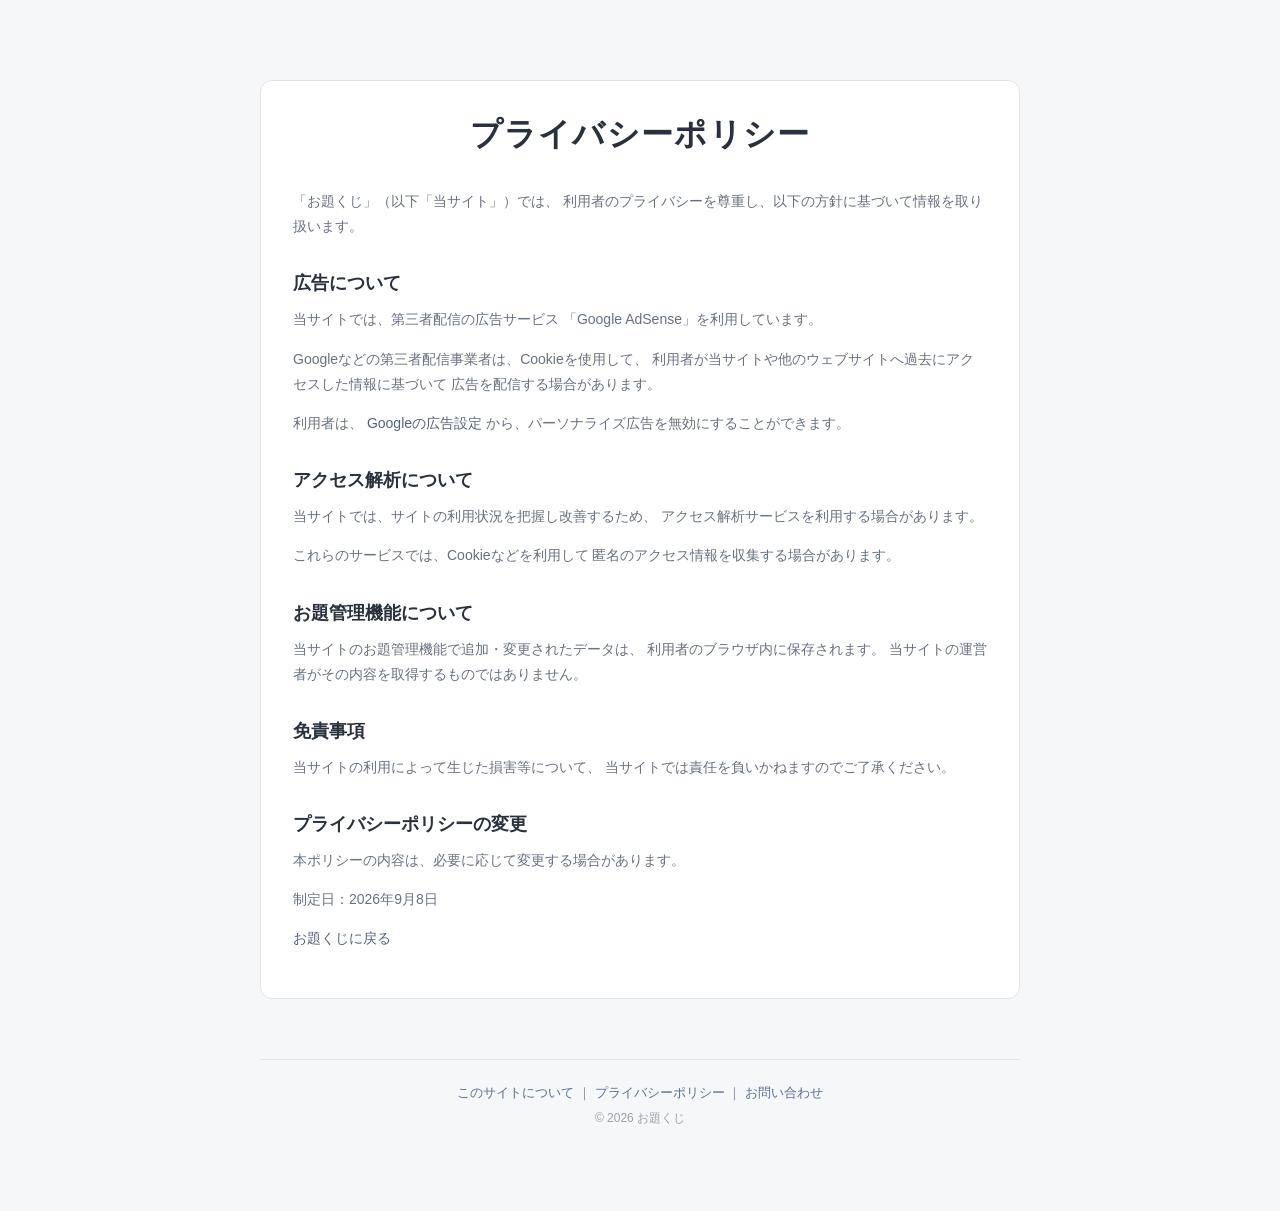
<file: privacy.html>
<!DOCTYPE html>
<html lang="ja">

<head>
  <meta charset="UTF-8">
  <meta name="viewport" content="width=device-width, initial-scale=1.0">

  <title>プライバシーポリシー | お題くじ</title>

  <link rel="stylesheet" href="style.css">
  <link rel="icon" type="image/png" href="./icons/icon-192.png">

  <meta name="robots" content="index, follow">
</head>

<body>

  <main class="container">

    <section class="privacy-page">

      <h1>プライバシーポリシー</h1>

      <p>
        「お題くじ」（以下「当サイト」）では、
        利用者のプライバシーを尊重し、以下の方針に基づいて情報を取り扱います。
      </p>

      <h2>広告について</h2>

      <p>
        当サイトでは、第三者配信の広告サービス
        「Google AdSense」を利用しています。
      </p>

      <p>
        Googleなどの第三者配信事業者は、Cookieを使用して、
        利用者が当サイトや他のウェブサイトへ過去にアクセスした情報に基づいて
        広告を配信する場合があります。
      </p>

      <p>
        利用者は、
        <a href="https://adssettings.google.com/" target="_blank" rel="noopener noreferrer">
          Googleの広告設定
        </a>
        から、パーソナライズ広告を無効にすることができます。
      </p>

      <h2>アクセス解析について</h2>

      <p>
        当サイトでは、サイトの利用状況を把握し改善するため、
        アクセス解析サービスを利用する場合があります。
      </p>

      <p>
        これらのサービスでは、Cookieなどを利用して
        匿名のアクセス情報を収集する場合があります。
      </p>

      <h2>お題管理機能について</h2>

      <p>
        当サイトのお題管理機能で追加・変更されたデータは、
        利用者のブラウザ内に保存されます。
        当サイトの運営者がその内容を取得するものではありません。
      </p>

      <h2>免責事項</h2>

      <p>
        当サイトの利用によって生じた損害等について、
        当サイトでは責任を負いかねますのでご了承ください。
      </p>

      <h2>プライバシーポリシーの変更</h2>

      <p>
        本ポリシーの内容は、必要に応じて変更する場合があります。
      </p>

      <p>
        制定日：2026年9月8日
      </p>

      <p>
        <a href="index.html">お題くじに戻る</a>
      </p>

    </section>

    <footer class="site-footer">
      <a href="about.html">このサイトについて</a>
      <span>｜</span>
      <a href="privacy.html">プライバシーポリシー</a>
      <span>｜</span>
      <a href="contact.html">お問い合わせ</a>

      <p class="copyright">
        © 2026 お題くじ
      </p>
    </footer>

  </main>

</body>

</html>
</file>
<file: style.css>
body {
  margin: 0;
  font-family: sans-serif;
  background-color: #f5f5f5;
}

.container {
  width: 90%;
  max-width: 600px;
  margin: 40px auto;
  text-align: center;
}

h1 {
  margin-bottom: 30px;
}

.add-area {
  display: flex;
  gap: 10px;
  margin-bottom: 30px;
}

#themeInput {
  flex: 1;
  padding: 10px;
  font-size: 16px;
}

button {
  padding: 10px 16px;
  border: none;
  border-radius: 8px;
  cursor: pointer;
  font-size: 16px;
}

#addButton {
  background-color: white;
}

#drawButton {
  padding: 14px 30px;
  font-size: 20px;
  margin-bottom: 20px;
}

#result {
  min-height: 50px;
  font-size: 28px;
  font-weight: bold;
}

.list-area {
  margin-top: 40px;
  text-align: left;
}

#themeList {
  padding-left: 20px;
}

#themeList li {
  display: grid;
  grid-template-columns: 25px 1fr auto;
  align-items: center;
  gap: 10px;

  padding: 8px 0;
  border-bottom: 1px solid #ddd;
}

#themeList li span {
  text-align: left;
}

#themeList li button {
  padding: 6px 10px;
  font-size: 14px;
}

#multiDrawButton {
  margin-top: 10px;
}

#multiResult {
  margin-top: 20px;
  font-size: 24px;
  font-weight: bold;
}

.category-tabs {
  display: flex;
  gap: 8px;
  margin: 20px 0;
  flex-wrap: wrap;
}

.category-tab {
  padding: 8px 14px;
}

.search-area {
  margin: 15px 0;
}

#searchInput {
  padding: 8px;
  width: 220px;
  font-size: 14px;
}

#themeList .subcategory-title {
  display: block;
  font-weight: bold;
  font-size: 18px;
  margin-top: 24px;
  padding: 8px 0;
  border-bottom: 2px solid #aaa;
}

#result {
  display: grid;
  gap: 12px;
  margin-top: 20px;
}

.result-card {
  background-color: white;
  padding: 16px;
  border-radius: 12px;
  text-align: left;
  box-shadow: 0 2px 8px rgba(0, 0, 0, 0.08);
}

.result-category {
  font-size: 13px;
  font-weight: normal;
  margin-bottom: 5px;
  opacity: 0.6;
}

.result-theme {
  font-size: 20px;
  font-weight: bold;
}

.lock-button {
  margin-top: 12px;
  padding: 6px 10px;
  font-size: 13px;
}

.result-card.locked {
  border: 2px solid #aaa;
}

/* =========================
   全体デザイン
========================= */

* {
  box-sizing: border-box;
}

body {
  margin: 0;
  font-family:
    -apple-system,
    BlinkMacSystemFont,
    "Segoe UI",
    "Noto Sans JP",
    sans-serif;

  background: #f6f7f9;
  color: #25282d;
}

.container {
  width: 90%;
  max-width: 760px;
  margin: 0 auto;
  padding: 40px 0 60px;
}


/* =========================
   タイトル
========================= */

h1 {
  margin: 0 0 8px;
  font-size: 32px;
  letter-spacing: 0.04em;
}

h2 {
  margin-top: 35px;
  font-size: 17px;
  font-weight: 600;
}


/* =========================
   管理画面へのリンク
========================= */

a {
  color: #53627c;
  text-decoration: none;
}

a:hover {
  text-decoration: underline;
}

/* =========================
   お題管理リンク
========================= */

.manage-link {
  display: flex;
  align-items: center;
  gap: 14px;

  margin: 22px 0 30px;
  padding: 16px 18px;

  background: #fff7f2;
  border: 2px solid #53627c;
  border-radius: 14px;

  text-decoration: none;
  box-shadow: 0 4px 10px rgba(0, 0, 0, 0.08);

  transition: transform 0.2s, box-shadow 0.2s;
}

.manage-link:hover {
  text-decoration: none;
  transform: translateY(-2px);
  box-shadow: 0 6px 14px rgba(0, 0, 0, 0.12);
}

.manage-icon {
  font-size: 28px;
  flex-shrink: 0;
}

.manage-text {
  display: flex;
  flex-direction: column;
  flex: 1;
}

.manage-text strong {
  font-size: 16px;
  color: #53627c;
}

.manage-text small {
  margin-top: 4px;
  font-size: 12px;
  color: #666;
  line-height: 1.5;
}

.manage-arrow {
  font-size: 22px;
  font-weight: bold;
  color: #53627c;
}


/* =========================
   カテゴリ選択
========================= */

.category-checks {
  display: grid;
  grid-template-columns: repeat(2, 1fr);
  gap: 10px;

  margin: 18px 0 25px;
}

.category-checks label {
  display: flex;
  align-items: center;
  gap: 9px;

  padding: 14px;

  background: #ffffff;
  border: 1px solid #e1e4e8;
  border-radius: 10px;

  cursor: pointer;
}

.category-checks input {
  width: 18px;
  height: 18px;
}


/* =========================
   抽選ボタン
========================= */

#drawButton {
  width: 100%;
  padding: 15px;

  border: none;
  border-radius: 10px;

  background: #53627c;
  color: white;

  font-size: 17px;
  font-weight: 600;

  cursor: pointer;

  transition:
    transform 0.15s,
    opacity 0.15s;
}

#drawButton:hover {
  opacity: 0.9;
}

#drawButton:active {
  transform: scale(0.99);
}


/* =========================
   結果
========================= */

#result {
  display: grid;
  grid-template-columns: repeat(2, 1fr);
  gap: 12px;

  margin-top: 25px;

  min-height: 0;
  font-size: initial;
  font-weight: normal;
}

.result-card {
  display: flex;
  flex-direction: column;

  min-height: 145px;
  padding: 18px;

  background: #ffffff;

  border: 1px solid #e1e4e8;
  border-radius: 12px;

  text-align: left;

  box-shadow:
    0 3px 12px rgba(0, 0, 0, 0.04);
}

.result-category {
  margin-bottom: 8px;

  color: #777f8c;

  font-size: 13px;
  font-weight: 500;
}

.result-theme {
  flex: 1;

  font-size: 20px;
  font-weight: 600;
  line-height: 1.5;
}


/* =========================
   固定ボタン
========================= */

.lock-button {
  align-self: flex-start;

  margin-top: 14px;
  padding: 7px 10px;

  background: #f0f2f5;
  color: #4d5560;

  border: none;
  border-radius: 7px;

  font-size: 12px;

  cursor: pointer;
}

.result-card.locked {
  border: 2px solid #53627c;
}


/* =========================
   スマホ
========================= */

@media (max-width: 600px) {

  .container {
    width: 92%;
    padding-top: 25px;
  }

  h1 {
    font-size: 27px;
  }

  h2 {
    margin-top: 28px;
    font-size: 16px;
  }

  .category-checks {
    gap: 8px;
  }

  .category-checks label {
    padding: 12px 10px;
    font-size: 14px;
  }

  #result {
    grid-template-columns: 1fr;
  }

  .result-card {
    min-height: 125px;
    padding: 16px;
  }

  .result-theme {
    font-size: 19px;
  }
}

/* =========================
   管理画面
========================= */

.add-area {
  display: grid;
  grid-template-columns: 1fr 1fr;
  gap: 10px;
  margin: 24px 0;
}

#categorySelect,
#subcategorySelect,
#themeInput,
#sortSelect,
#searchInput {
  width: 100%;
  padding: 10px 12px;

  border: 1px solid #dfe3e8;
  border-radius: 8px;

  background: #ffffff;
  color: #25282d;

  font-size: 14px;
}

#categorySelect,
#subcategorySelect,
#themeInput {
  min-height: 42px;
}

#addButton {
  min-height: 42px;

  background: #53627c;
  color: #ffffff;

  font-weight: 600;
}


/* =========================
   カテゴリタブ
========================= */

.category-tabs {
  display: grid;
  grid-template-columns: repeat(2, 1fr);
  gap: 8px;

  margin: 20px 0;
}

.category-tab {
  padding: 11px 8px;

  background: #ffffff;

  border: 1px solid #dfe3e8;
  border-radius: 8px;

  color: #4d5560;
  font-size: 14px;
}

.category-tab.active {
  background: #53627c;
  color: #ffffff;
  border-color: #53627c;
  font-weight: 600;
}


/* =========================
   検索・並び替え
========================= */

.search-area,
.sort-area {
  margin: 14px 0;
}

.search-area label,
.sort-area label {
  display: block;
  margin-bottom: 6px;

  font-size: 13px;
  color: #727985;
}


/* =========================
   全選択・解除
========================= */

.select-buttons {
  display: flex;
  gap: 8px;

  margin: 15px 0;
}

.select-buttons button {
  flex: 1;

  background: #eef1f4;
  color: #4d5560;

  font-size: 14px;
}


/* =========================
   お題一覧
========================= */

#themeList {
  list-style: none;
  padding: 0;
  margin: 0;
}

#themeList li:not(.subcategory-title) {
  display: grid;
  grid-template-columns: 24px 1fr auto;
  align-items: center;
  gap: 10px;

  padding: 12px 10px;

  background: #ffffff;

  border-bottom: 1px solid #eceff2;
}

#themeList li:not(.subcategory-title):first-of-type {
  border-radius: 8px 8px 0 0;
}

#themeList li span {
  text-align: left;
}

#themeList li button {
  padding: 6px 10px;

  background: #eef1f4;
  color: #555d68;

  border-radius: 6px;

  font-size: 12px;
}


/* =========================
   小分類見出し
========================= */

#themeList .subcategory-title {
  display: block;

  margin-top: 26px;
  padding: 8px 4px;

  background: transparent;

  border: none;
  border-bottom: 2px solid #d5d9df;

  color: #4f5865;

  font-size: 17px;
  font-weight: 600;
}


/* =========================
   管理画面 スマホ
========================= */

@media (max-width: 600px) {

  .add-area {
    grid-template-columns: 1fr;
  }

  #categorySelect,
  #subcategorySelect,
  #themeInput,
  #addButton {
    width: 100%;
  }

  .category-tabs {
    grid-template-columns: repeat(2, 1fr);
  }

  .select-buttons {
    flex-direction: column;
  }

  #themeList li:not(.subcategory-title) {
    padding: 12px 8px;
  }

  #themeList li button {
    padding: 6px 8px;
  }
}

#unlockAllButton {
  display: block;

  margin: 16px auto 0;
  padding: 9px 14px;

  background: transparent;
  color: #687180;

  border: 1px solid #d5d9df;
  border-radius: 8px;

  font-size: 13px;

  cursor: pointer;
}

#unlockAllButton:hover {
  background: #eef1f4;
}

.app-description {
  margin: -15px 0 15px;
  font-size: 14px;
  line-height: 1.7;
  color: #666;
}

/* ===== アプリヘッダー ===== */

.app-header {
  text-align: center;
  margin-bottom: 36px;
}

.app-logo {
  width: 82px;
  height: 82px;
  border-radius: 20px;
  margin-bottom: 8px;
}

.app-title-area h1 {
  margin: 0 0 8px;
  font-size: 32px;
}

.app-description {
  margin: 0 auto 14px;
  color: #687180;
  font-size: 14px;
  line-height: 1.7;
}

.manage-link {
  display: inline-block;
  color: #53627c;
  font-size: 14px;
  text-decoration: none;
  padding: 7px 12px;
  border-radius: 8px;
}

.manage-link:hover {
  background-color: #eef1f4;
}

/* ===== 抽選結果 ===== */

#result {
  display: grid;
  gap: 14px;
  margin-top: 28px;
}

/* 結果カード */
.result-card {
  position: relative;
  background: #ffffff;
  padding: 18px 20px;
  border: 1px solid #e2e6ec;
  border-radius: 14px;
  text-align: left;
  box-shadow: 0 3px 10px rgba(50, 65, 90, 0.06);
}

/* カテゴリ名 */
.result-category {
  margin-bottom: 6px;
  color: #7a8493;
  font-size: 12px;
  font-weight: bold;
}

/* 引いたお題 */
.result-theme {
  color: #29313d;
  font-size: 21px;
  font-weight: bold;
  padding-right: 90px;
}

/* 固定ボタン */
.lock-button {
  position: absolute;
  right: 14px;
  bottom: 14px;

  margin: 0;
  padding: 6px 10px;

  background: #f1f3f6;
  color: #596579;

  border: none;
  border-radius: 7px;

  font-size: 12px;
  cursor: pointer;
}

.lock-button:hover {
  background: #e5e9ef;
}

/* 固定したカード */
.result-card.locked {
  border: 2px solid #71809a;
  background: #f8f9fb;
}

/* 固定中ボタン */
.result-card.locked .lock-button {
  background: #5b6f91;
  color: white;
}

/* ===== 結果カードのレスポンシブ表示 ===== */

/* PC・タブレット */
#result {
  grid-template-columns: repeat(3, 1fr);
}

/* 画面が狭いとき */
@media (max-width: 700px) {
  #result {
    grid-template-columns: 1fr;
  }
}

.app-note {
  margin: 6px 0 10px;
  color: #8a7280;
  font-size: 12px;
  line-height: 1.5;
}

/* ===== 4カテゴリ抽選時は2×2 ===== */

#result.four-results {
  grid-template-columns: repeat(2, 1fr);
}

/* スマホでは4カテゴリでも1列 */
@media (max-width: 700px) {
  #result.four-results {
    grid-template-columns: 1fr;
  }
}

/* ===== お題くじの使い方 ===== */

.how-to-use {
  margin-top: 60px;
  padding-top: 30px;
  border-top: 1px solid #e1e5eb;
}

.how-to-use h2 {
  text-align: center;
  margin-bottom: 28px;
  font-size: 22px;
}

.how-to-step {
  background: #ffffff;
  border: 1px solid #e1e5eb;
  border-radius: 12px;
  padding: 18px 22px;
  margin-bottom: 14px;
}

.how-to-step h3 {
  margin: 0 0 8px;
  font-size: 16px;
  color: #29313d;
}

.how-to-step p {
  margin: 0;
  color: #687180;
  font-size: 14px;
  line-height: 1.7;
}

/* ===== このサイトについて ===== */

.about-site {
  margin-top: 50px;
  padding: 28px 24px;
  background: #ffffff;
  border: 1px solid #e1e5eb;
  border-radius: 12px;
}

.about-site h2 {
  margin: 0 0 18px;
  text-align: center;
  font-size: 22px;
  color: #29313d;
}

.about-site p {
  margin: 0 0 12px;
  color: #687180;
  font-size: 14px;
  line-height: 1.8;
}

.about-site p:last-child {
  margin-bottom: 0;
}

/* ===== プライバシーポリシー ===== */

.privacy-page {
  max-width: 800px;
  margin: 40px auto;
  padding: 32px;
  background: #ffffff;
  border: 1px solid #e1e5eb;
  border-radius: 12px;
  text-align: left;
}

.privacy-page h1 {
  text-align: center;
  margin: 0 0 32px;
  color: #29313d;
}

.privacy-page h2 {
  margin: 32px 0 12px;
  font-size: 18px;
  color: #29313d;
}

.privacy-page p {
  margin: 0 0 14px;
  color: #687180;
  font-size: 14px;
  line-height: 1.8;
}

.privacy-page a {
  color: #53627c;
}

/* ===== フッター ===== */

.site-footer {
  margin-top: 60px;
  padding: 24px 20px;
  text-align: center;
  border-top: 1px solid #e1e5eb;
  color: #8a929e;
  font-size: 13px;
}

.site-footer a {
  color: #53627c;
  text-decoration: none;
}

.site-footer a:hover {
  text-decoration: underline;
}

.site-footer p {
  margin: 8px 0 0;
}

/* ===== フッター ===== */

.site-footer {
  margin-top: 60px;
  padding: 24px 16px;
  text-align: center;
  color: #7a8391;
  font-size: 13px;
}

.site-footer a {
  color: #5b6f91;
  text-decoration: none;
}

.site-footer a:hover {
  text-decoration: underline;
}

.copyright {
  margin-top: 12px;
  font-size: 12px;
  color: #9aa1ab;
}

@media (max-width: 600px) {
  .site-footer {
    line-height: 2;
  }
}

/* こんな使い方ができます */
.use-cases {
  margin-top: 48px;
}

.use-cases h2 {
  text-align: center;
  margin-bottom: 22px;
}

.use-case-list {
  display: grid;
  grid-template-columns: repeat(2, 1fr);
  gap: 16px;
}

.use-case-card {
  background: #ffffff;
  border: 1px solid #e4e7ec;
  border-radius: 12px;
  padding: 20px;
}

.use-case-card h3 {
  margin: 0 0 10px;
  font-size: 16px;
}

.use-case-card p {
  margin: 0;
  color: #687180;
  font-size: 14px;
  line-height: 1.8;
}

@media (max-width: 600px) {
  .use-case-list {
    grid-template-columns: 1fr;
  }
}

/* よくある質問 */
.faq-section {
  margin-top: 48px;
}

.faq-section h2 {
  text-align: center;
  margin-bottom: 22px;
}

.faq-item {
  background: #ffffff;
  border: 1px solid #e4e7ec;
  border-radius: 12px;
  padding: 18px 20px;
  margin-bottom: 12px;
}

.faq-item h3 {
  margin: 0 0 8px;
  font-size: 15px;
  color: #29313d;
}

.faq-item p {
  margin: 0;
  color: #687180;
  font-size: 14px;
  line-height: 1.8;
}

/* =========================
   カラーパレットくじ
========================= */

.palette-area {
  margin-top: 30px;
  text-align: center;
}

#paletteType {
  width: 100%;
  padding: 12px 14px;
  margin: 12px 0 16px;

  background: #ffffff;
  border: 1px solid #dfe3e8;
  border-radius: 8px;

  color: #29313d;
  font-size: 15px;
}

#paletteButton {
  width: 100%;
  padding: 15px;

  background: #53627c;
  color: white;

  border: none;
  border-radius: 10px;

  font-size: 17px;
  font-weight: 600;
}

#paletteResult {
  display: grid;
  grid-template-columns: repeat(5, 1fr);
  margin-top: 28px;

  overflow: hidden;
  border-radius: 14px;

  background: white;
  border: 1px solid #e1e5eb;
}

.palette-color {
  background: white;
  text-align: center;
}

.color-preview {
  height: 150px;
  background: #eeeeee;
}

.palette-color span {
  display: block;
  padding: 12px 4px;

  color: #4d5560;
  font-size: 13px;
  font-family: monospace;
}

@media (max-width: 600px) {

  #paletteResult {
    grid-template-columns: repeat(5, 1fr);
  }

  .color-preview {
    height: 110px;
  }

  .palette-color span {
    font-size: 10px;
  }
}

/* =========================
   カラーパレットへのリンク
========================= */

.palette-link {
  display: flex;
  align-items: center;
  gap: 14px;

  margin: 12px 0 30px;
  padding: 16px 18px;

  background: #ffffff;
  border: 1px solid #dfe3e8;
  border-radius: 14px;

  text-decoration: none;

  box-shadow: 0 3px 10px rgba(50, 65, 90, 0.06);

  transition:
    transform 0.2s,
    box-shadow 0.2s;
}

.palette-link:hover {
  text-decoration: none;
  transform: translateY(-2px);

  box-shadow: 0 6px 14px rgba(50, 65, 90, 0.1);
}

.palette-link-icon {
  font-size: 28px;
  flex-shrink: 0;
}

.palette-link-text {
  display: flex;
  flex-direction: column;
  flex: 1;

  text-align: left;
}

.palette-link-text strong {
  color: #53627c;
  font-size: 16px;
}

.palette-link-text small {
  margin-top: 4px;

  color: #687180;
  font-size: 12px;
  line-height: 1.5;
}

.palette-link-arrow {
  color: #53627c;
  font-size: 22px;
  font-weight: bold;
}

/* ===== カラーパレット 固定ボタン ===== */

.palette-lock-button {
  width: 100%;
  padding: 7px 4px;

  background: #f1f3f6;
  border: none;
  border-top: 1px solid #e1e5eb;
  border-radius: 0;

  font-size: 14px;
  cursor: pointer;
}

.palette-lock-button:hover {
  background: #e7eaf0;
}

.palette-lock-button.locked {
  background: #53627c;
  color: white;
}

/* 固定中の色 */
.color-preview.locked {
  outline: 3px solid #53627c;
  outline-offset: -3px;
}

/* =========================
   カラーパレット 説明エリア
========================= */

.palette-guide,
.palette-types-guide {
  margin-top: 60px;
}

.palette-guide h2,
.palette-types-guide h2 {
  margin-bottom: 18px;
  text-align: center;
  font-size: 22px;
  color: #29313d;
}

.palette-guide-intro,
.palette-types-intro {
  max-width: 650px;
  margin: 0 auto 24px;

  color: #687180;
  font-size: 14px;
  line-height: 1.8;
  text-align: left;
}


/* ===== 使い方 ===== */

.palette-guide-card {
  margin-bottom: 12px;
  padding: 18px 20px;

  background: #ffffff;
  border: 1px solid #e1e5eb;
  border-radius: 12px;

  text-align: left;
}

.palette-guide-card h3 {
  margin: 0 0 8px;
  color: #29313d;
  font-size: 16px;
}

.palette-guide-card p {
  margin: 0;
  color: #687180;
  font-size: 14px;
  line-height: 1.8;
}


/* ===== 配色の種類 ===== */

.palette-types-guide {
  display: grid;
  grid-template-columns: repeat(2, 1fr);
  gap: 16px;
}

.palette-types-guide>h2,
.palette-types-guide>.palette-types-intro {
  grid-column: 1 / -1;
}

.palette-type-card {
  padding: 20px;

  background: #ffffff;
  border: 1px solid #e1e5eb;
  border-radius: 12px;

  text-align: left;
}

.palette-type-card h3 {
  margin: 0 0 10px;

  color: #29313d;
  font-size: 16px;
}

.palette-type-card p {
  margin: 0;

  color: #687180;
  font-size: 14px;
  line-height: 1.8;
}


/* ===== スマホ ===== */

@media (max-width: 600px) {

  .palette-guide,
  .palette-types-guide {
    margin-top: 45px;
  }

  .palette-types-guide {
    grid-template-columns: 1fr;
  }

  .palette-types-guide>h2,
  .palette-types-guide>.palette-types-intro {
    grid-column: auto;
  }

}

/* お題くじの活用アイデア */
.idea-examples {
  margin-top: 60px;
}

.idea-examples h2 {
  margin-bottom: 18px;
  text-align: center;
  font-size: 22px;
  color: #29313d;
}

.idea-examples-intro {
  max-width: 650px;
  margin: 0 auto 24px;
  color: #687180;
  font-size: 14px;
  line-height: 1.8;
}

.idea-example-card {
  margin-bottom: 14px;
  padding: 20px;
  background: #fff;
  border: 1px solid #e1e5eb;
  border-radius: 12px;
}

.idea-example-card h3 {
  margin: 0 0 10px;
  color: #29313d;
  font-size: 16px;
}

.idea-example-card p {
  margin: 0;
  color: #687180;
  font-size: 14px;
  line-height: 1.8;
}

@media (max-width: 600px) {
  .idea-examples {
    margin-top: 45px;
  }

  .idea-example-card {
    padding: 18px;
  }
}
</file>
